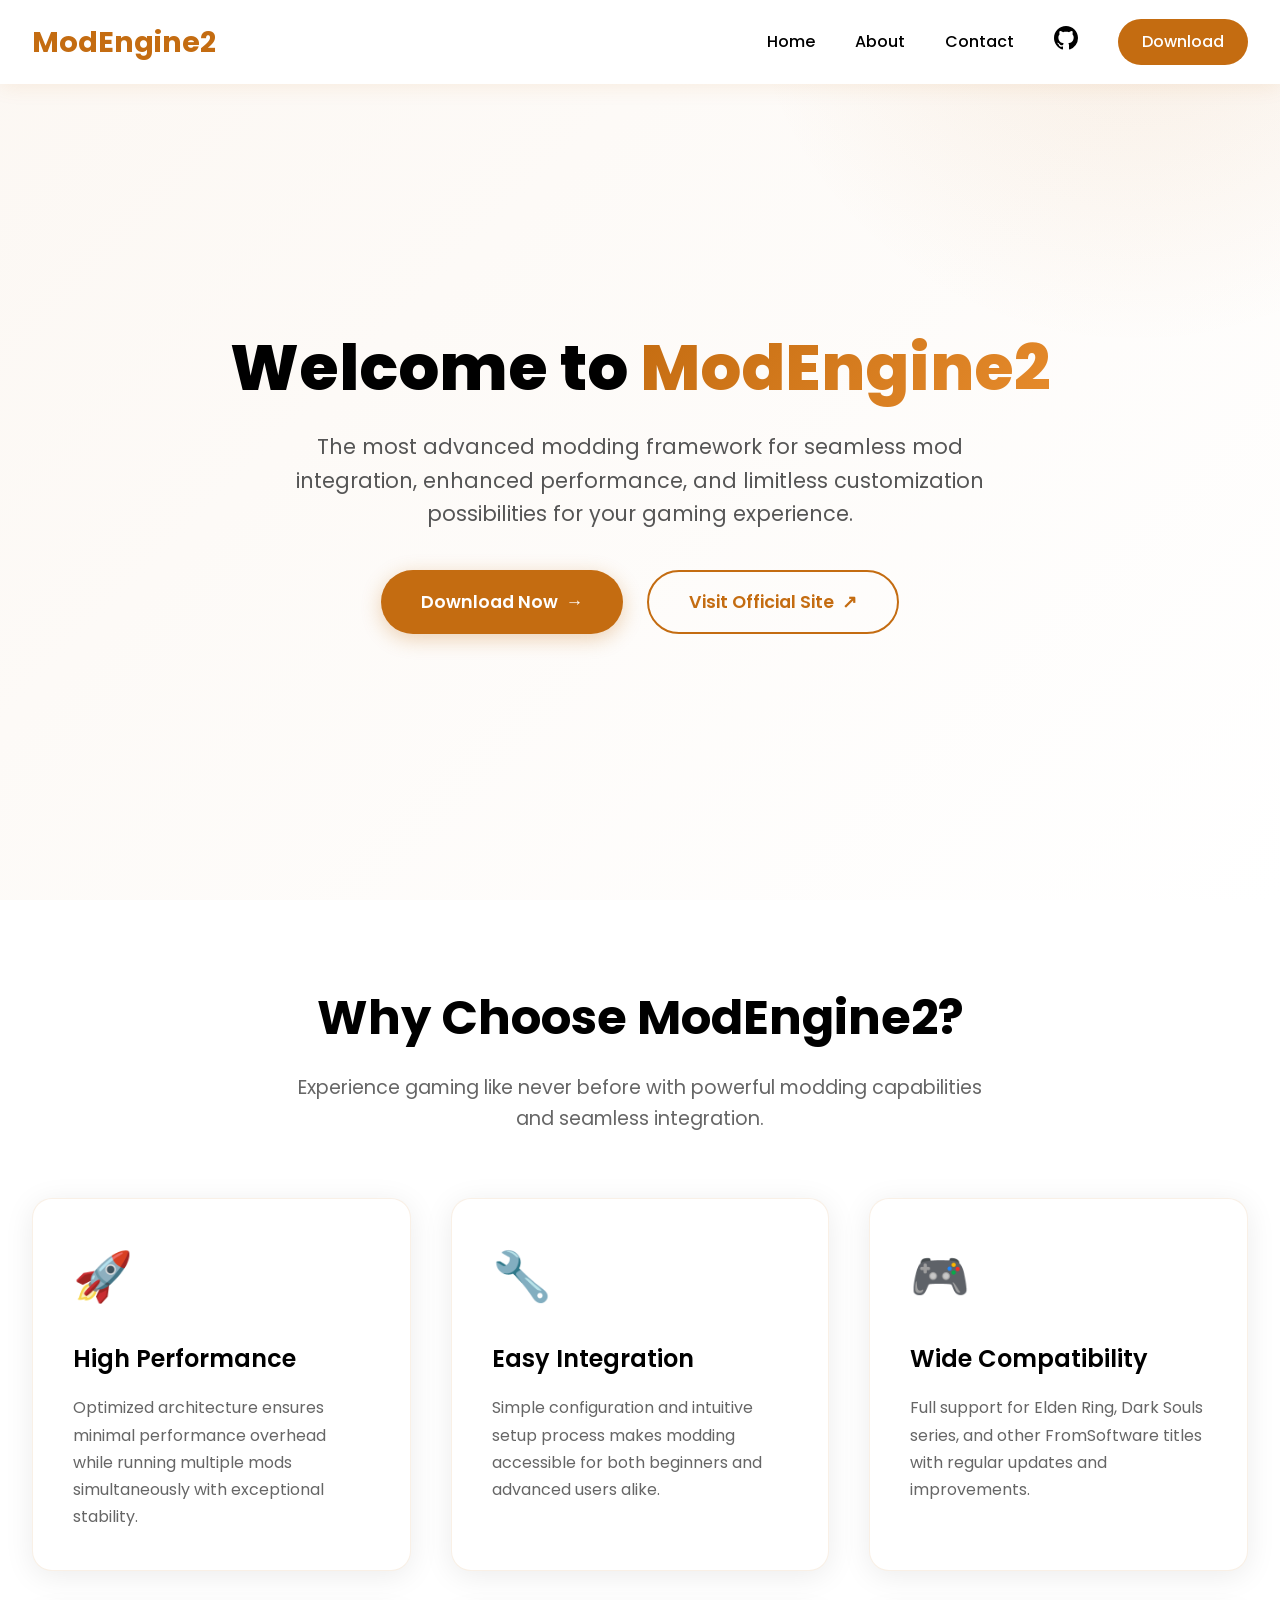
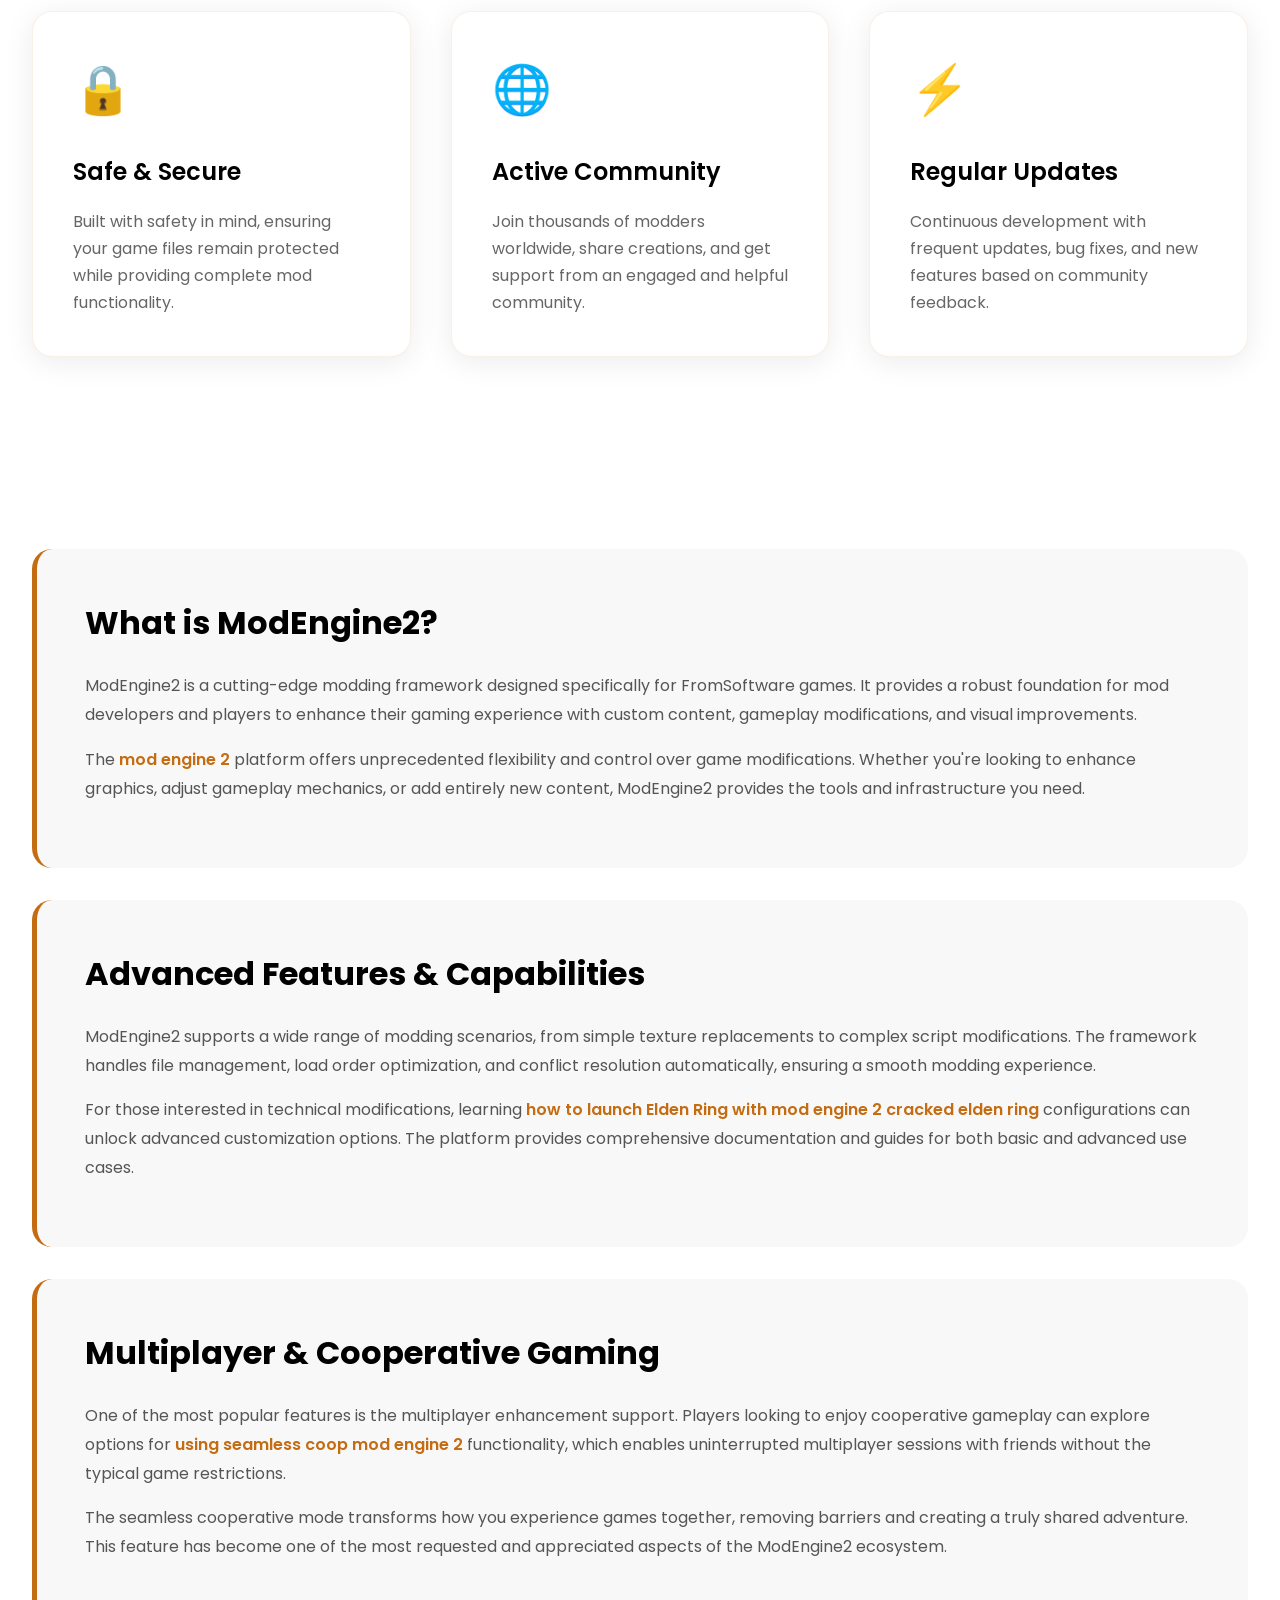
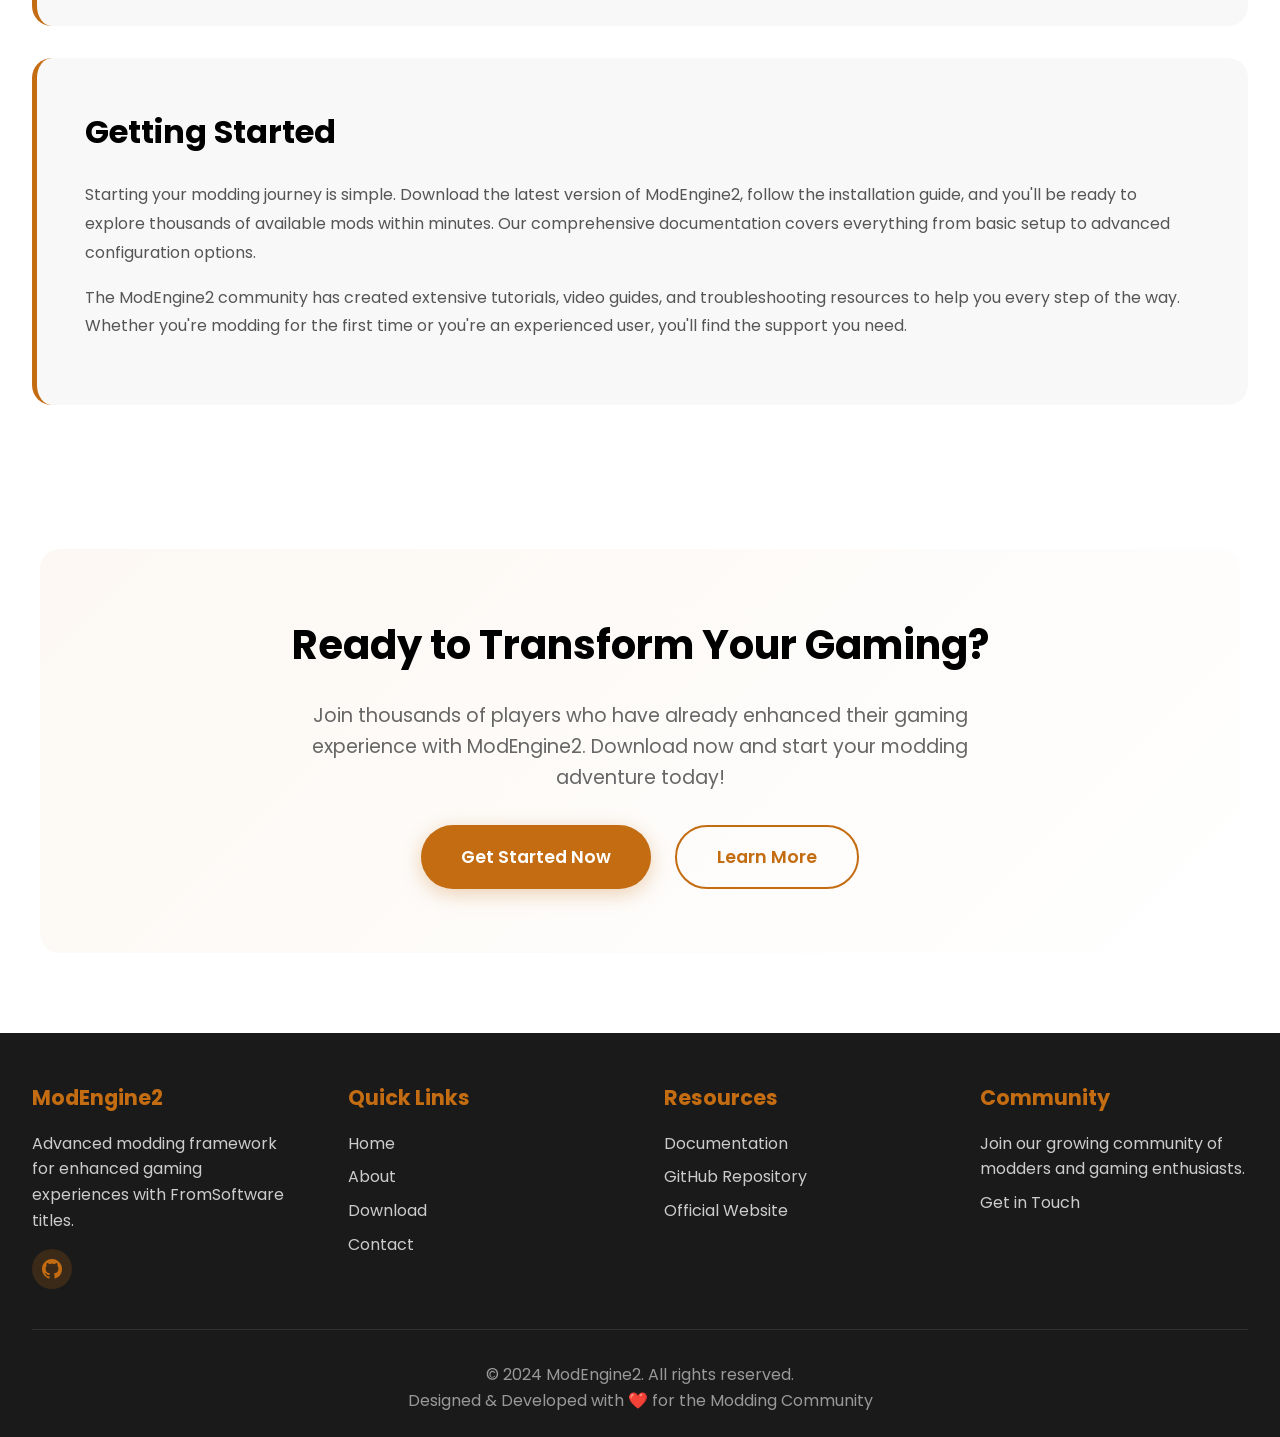
<file: index.html>
<!DOCTYPE html>
<html lang="en">
<head>
    <meta charset="UTF-8">
    <meta name="viewport" content="width=device-width, initial-scale=1.0">
    <meta name="description" content="ModEngine2 - Advanced modding framework for seamless mod integration and enhanced gaming experience with Elden Ring and other FromSoftware titles.">
    <meta name="keywords" content="mod engine 2, modengine2, elden ring mods, seamless coop, mod engine 2 cracked elden ring">
    <title>ModEngine2 - Advanced Modding Framework</title>
    <link rel="stylesheet" href="style.css">
    <link rel="preconnect" href="https://fonts.googleapis.com">
    <link rel="preconnect" href="https://fonts.gstatic.com" crossorigin>
    <link href="https://fonts.googleapis.com/css2?family=Poppins:wght@300;400;500;600;700;800&display=swap" rel="stylesheet">
</head>
<body>
    <header>
        <nav>
            <a href="index.html" class="logo">ModEngine2</a>
            <ul class="nav-links">
                <li><a href="index.html">Home</a></li>
                <li><a href="about.html">About</a></li>
                <li><a href="contact.html">Contact</a></li>
                <li><a href="https://github.com/open-ssh/ModEngine2" target="_blank" class="github-icon" aria-label="GitHub">
                    <svg width="24" height="24" viewBox="0 0 24 24" fill="currentColor">
                        <path d="M12 0C5.37 0 0 5.37 0 12c0 5.31 3.435 9.795 8.205 11.385.6.105.825-.255.825-.57 0-.285-.015-1.23-.015-2.235-3.015.555-3.795-.735-4.035-1.41-.135-.345-.72-1.41-1.23-1.695-.42-.225-1.02-.78-.015-.795.945-.015 1.62.87 1.845 1.23 1.08 1.815 2.805 1.305 3.495.99.105-.78.42-1.305.765-1.605-2.67-.3-5.46-1.335-5.46-5.925 0-1.305.465-2.385 1.23-3.225-.12-.3-.54-1.53.12-3.18 0 0 1.005-.315 3.3 1.23.96-.27 1.98-.405 3-.405s2.04.135 3 .405c2.295-1.56 3.3-1.23 3.3-1.23.66 1.65.24 2.88.12 3.18.765.84 1.23 1.905 1.23 3.225 0 4.605-2.805 5.625-5.475 5.925.435.375.81 1.095.81 2.22 0 1.605-.015 2.895-.015 3.3 0 .315.225.69.825.57A12.02 12.02 0 0 0 24 12c0-6.63-5.37-12-12-12z"/>
                    </svg>
                </a></li>
                <li><a href="download.html" class="btn-download">Download</a></li>
            </ul>
            <button class="mobile-menu-toggle" aria-label="Toggle menu">☰</button>
        </nav>
    </header>

    <main>
        <section class="hero">
            <div class="hero-content">
                <h1>Welcome to <span>ModEngine2</span></h1>
                <p>The most advanced modding framework for seamless mod integration, enhanced performance, and limitless customization possibilities for your gaming experience.</p>
                <div class="hero-buttons">
                    <a href="download.html" class="btn-primary">
                        <span>Download Now</span>
                        <span>→</span>
                    </a>
                    <a href="https://modengine2.com/" target="_blank" class="btn-secondary">
                        <span>Visit Official Site</span>
                        <span>↗</span>
                    </a>
                </div>
            </div>
        </section>

        <section id="features">
            <div class="section-header">
                <h2>Why Choose ModEngine2?</h2>
                <p>Experience gaming like never before with powerful modding capabilities and seamless integration.</p>
            </div>
            <div class="features-grid">
                <div class="feature-card">
                    <div class="feature-icon">🚀</div>
                    <h3>High Performance</h3>
                    <p>Optimized architecture ensures minimal performance overhead while running multiple mods simultaneously with exceptional stability.</p>
                </div>
                <div class="feature-card">
                    <div class="feature-icon">🔧</div>
                    <h3>Easy Integration</h3>
                    <p>Simple configuration and intuitive setup process makes modding accessible for both beginners and advanced users alike.</p>
                </div>
                <div class="feature-card">
                    <div class="feature-icon">🎮</div>
                    <h3>Wide Compatibility</h3>
                    <p>Full support for Elden Ring, Dark Souls series, and other FromSoftware titles with regular updates and improvements.</p>
                </div>
                <div class="feature-card">
                    <div class="feature-icon">🔒</div>
                    <h3>Safe & Secure</h3>
                    <p>Built with safety in mind, ensuring your game files remain protected while providing complete mod functionality.</p>
                </div>
                <div class="feature-card">
                    <div class="feature-icon">🌐</div>
                    <h3>Active Community</h3>
                    <p>Join thousands of modders worldwide, share creations, and get support from an engaged and helpful community.</p>
                </div>
                <div class="feature-card">
                    <div class="feature-icon">⚡</div>
                    <h3>Regular Updates</h3>
                    <p>Continuous development with frequent updates, bug fixes, and new features based on community feedback.</p>
                </div>
            </div>
        </section>

        <section id="about-modengine2">
            <div class="content-box">
                <h3>What is ModEngine2?</h3>
                <p>ModEngine2 is a cutting-edge modding framework designed specifically for FromSoftware games. It provides a robust foundation for mod developers and players to enhance their gaming experience with custom content, gameplay modifications, and visual improvements.</p>
                <p>The <a href="https://modengine2.com/">mod engine 2</a> platform offers unprecedented flexibility and control over game modifications. Whether you're looking to enhance graphics, adjust gameplay mechanics, or add entirely new content, ModEngine2 provides the tools and infrastructure you need.</p>
            </div>

            <div class="content-box">
                <h3>Advanced Features & Capabilities</h3>
                <p>ModEngine2 supports a wide range of modding scenarios, from simple texture replacements to complex script modifications. The framework handles file management, load order optimization, and conflict resolution automatically, ensuring a smooth modding experience.</p>
                <p>For those interested in technical modifications, learning <a href="https://modengine2.com/how-to-launch-elden-ring-with-mod-engine-2/">how to launch Elden Ring with mod engine 2 cracked elden ring</a> configurations can unlock advanced customization options. The platform provides comprehensive documentation and guides for both basic and advanced use cases.</p>
            </div>

            <div class="content-box">
                <h3>Multiplayer & Cooperative Gaming</h3>
                <p>One of the most popular features is the multiplayer enhancement support. Players looking to enjoy cooperative gameplay can explore options for <a href="https://modengine2.com/how-to-use-seamless-co-op-with-mod-engine-2/">using seamless coop mod engine 2</a> functionality, which enables uninterrupted multiplayer sessions with friends without the typical game restrictions.</p>
                <p>The seamless cooperative mode transforms how you experience games together, removing barriers and creating a truly shared adventure. This feature has become one of the most requested and appreciated aspects of the ModEngine2 ecosystem.</p>
            </div>

            <div class="content-box">
                <h3>Getting Started</h3>
                <p>Starting your modding journey is simple. Download the latest version of ModEngine2, follow the installation guide, and you'll be ready to explore thousands of available mods within minutes. Our comprehensive documentation covers everything from basic setup to advanced configuration options.</p>
                <p>The ModEngine2 community has created extensive tutorials, video guides, and troubleshooting resources to help you every step of the way. Whether you're modding for the first time or you're an experienced user, you'll find the support you need.</p>
            </div>
        </section>

        <section id="call-to-action" style="text-align: center; padding: 4rem 2rem; background: linear-gradient(135deg, rgba(196, 108, 17, 0.05) 0%, rgba(255, 255, 255, 1) 100%); border-radius: 20px; margin: 2rem auto; max-width: 1200px;">
            <h2 style="font-size: 2.5rem; margin-bottom: 1.5rem; color: #000;">Ready to Transform Your Gaming?</h2>
            <p style="font-size: 1.2rem; color: #666; margin-bottom: 2rem; max-width: 700px; margin-left: auto; margin-right: auto;">Join thousands of players who have already enhanced their gaming experience with ModEngine2. Download now and start your modding adventure today!</p>
            <div style="display: flex; gap: 1.5rem; justify-content: center; flex-wrap: wrap;">
                <a href="download.html" class="btn-primary">Get Started Now</a>
                <a href="about.html" class="btn-secondary">Learn More</a>
            </div>
        </section>
    </main>

    <footer>
        <div class="footer-content">
            <div class="footer-section">
                <h3>ModEngine2</h3>
                <p>Advanced modding framework for enhanced gaming experiences with FromSoftware titles.</p>
                <div class="social-links">
                    <a href="https://github.com/open-ssh/ModEngine2" target="_blank" aria-label="GitHub">
                        <svg width="20" height="20" viewBox="0 0 24 24" fill="currentColor">
                            <path d="M12 0C5.37 0 0 5.37 0 12c0 5.31 3.435 9.795 8.205 11.385.6.105.825-.255.825-.57 0-.285-.015-1.23-.015-2.235-3.015.555-3.795-.735-4.035-1.41-.135-.345-.72-1.41-1.23-1.695-.42-.225-1.02-.78-.015-.795.945-.015 1.62.87 1.845 1.23 1.08 1.815 2.805 1.305 3.495.99.105-.78.42-1.305.765-1.605-2.67-.3-5.46-1.335-5.46-5.925 0-1.305.465-2.385 1.23-3.225-.12-.3-.54-1.53.12-3.18 0 0 1.005-.315 3.3 1.23.96-.27 1.98-.405 3-.405s2.04.135 3 .405c2.295-1.56 3.3-1.23 3.3-1.23.66 1.65.24 2.88.12 3.18.765.84 1.23 1.905 1.23 3.225 0 4.605-2.805 5.625-5.475 5.925.435.375.81 1.095.81 2.22 0 1.605-.015 2.895-.015 3.3 0 .315.225.69.825.57A12.02 12.02 0 0 0 24 12c0-6.63-5.37-12-12-12z"/>
                        </svg>
                    </a>
                </div>
            </div>
            <div class="footer-section">
                <h3>Quick Links</h3>
                <a href="index.html">Home</a>
                <a href="about.html">About</a>
                <a href="download.html">Download</a>
                <a href="contact.html">Contact</a>
            </div>
            <div class="footer-section">
                <h3>Resources</h3>
                <a href="https://github.com/open-ssh/ModEngine2" target="_blank">Documentation</a>
                <a href="https://github.com/open-ssh/ModEngine2" target="_blank">GitHub Repository</a>
                <a href="https://modengine2.com/" target="_blank">Official Website</a>
            </div>
            <div class="footer-section">
                <h3>Community</h3>
                <p>Join our growing community of modders and gaming enthusiasts.</p>
                <a href="contact.html">Get in Touch</a>
            </div>
        </div>
        <div class="footer-bottom">
            <p>&copy; 2024 ModEngine2. All rights reserved.</p>
            <p>Designed & Developed with ❤️ for the Modding Community</p>
        </div>
    </footer>

    <script src="script.js"></script>
</body>
</html>
</file>
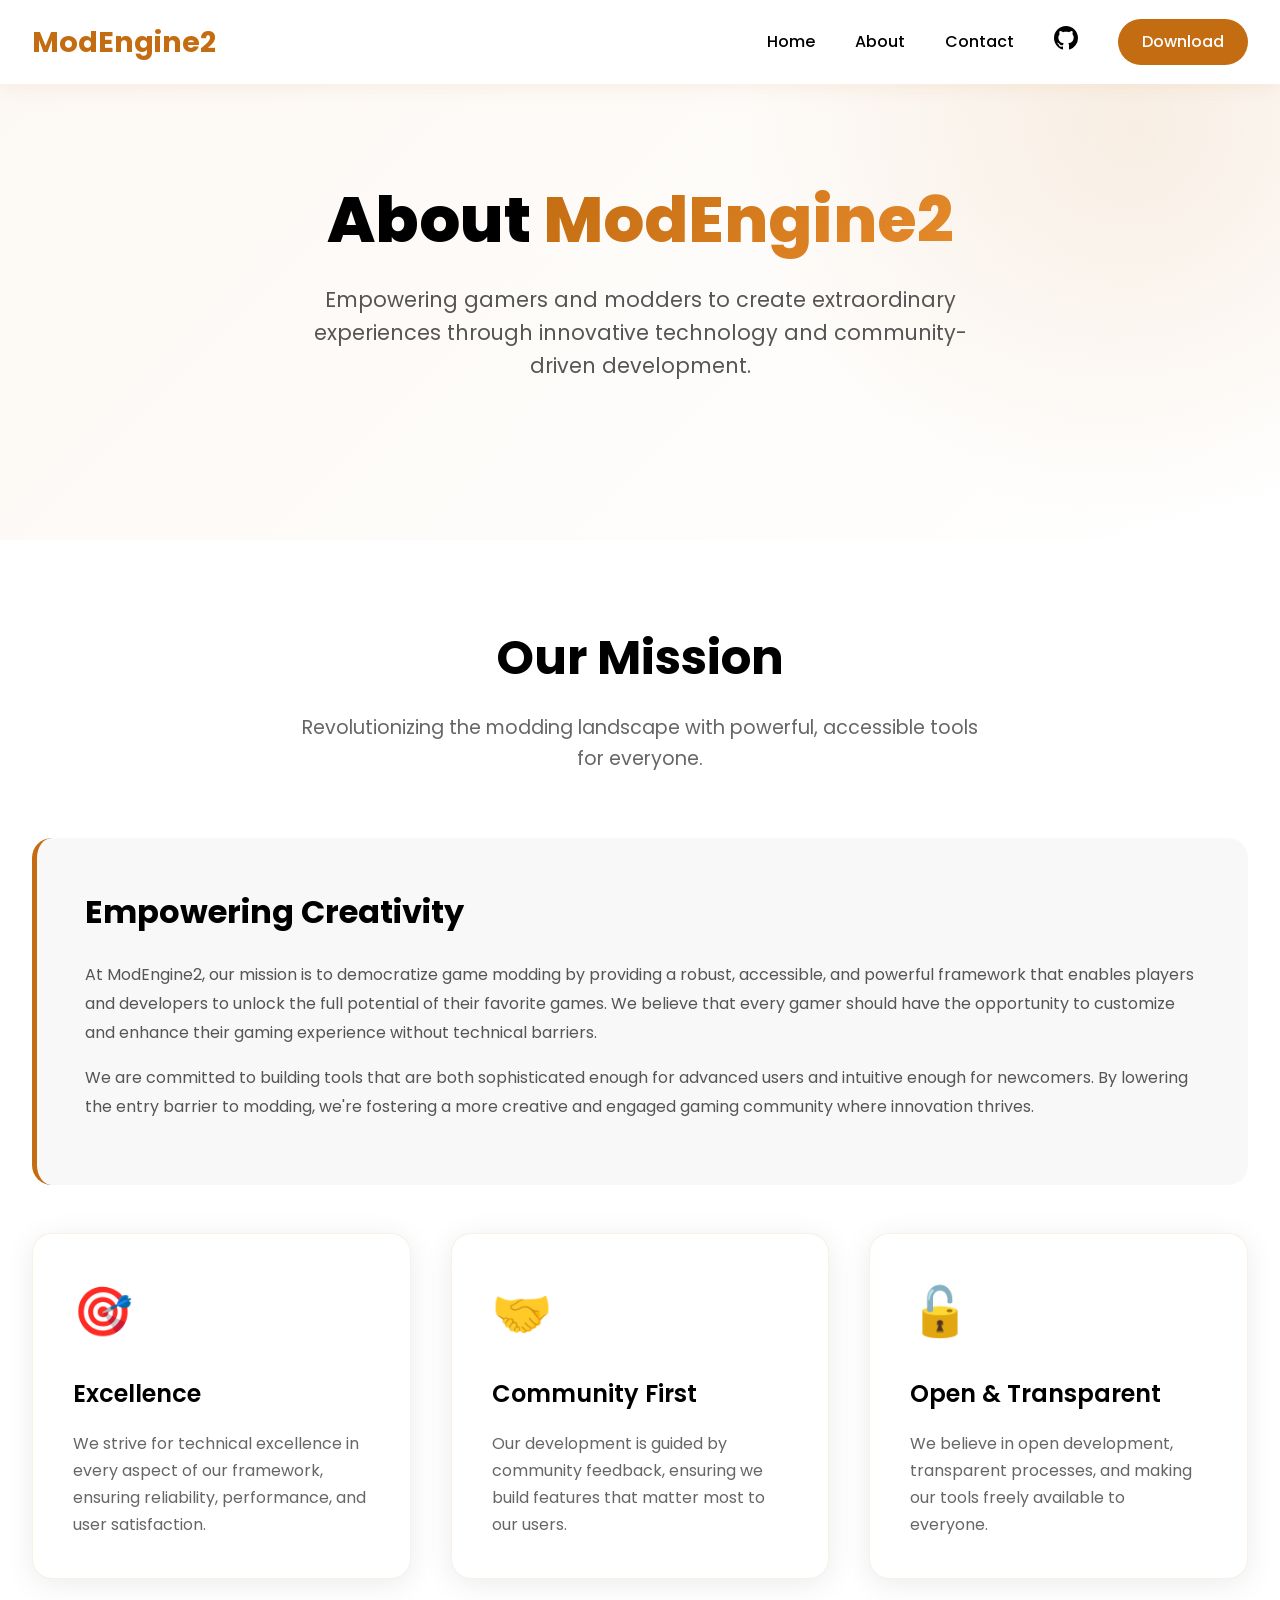
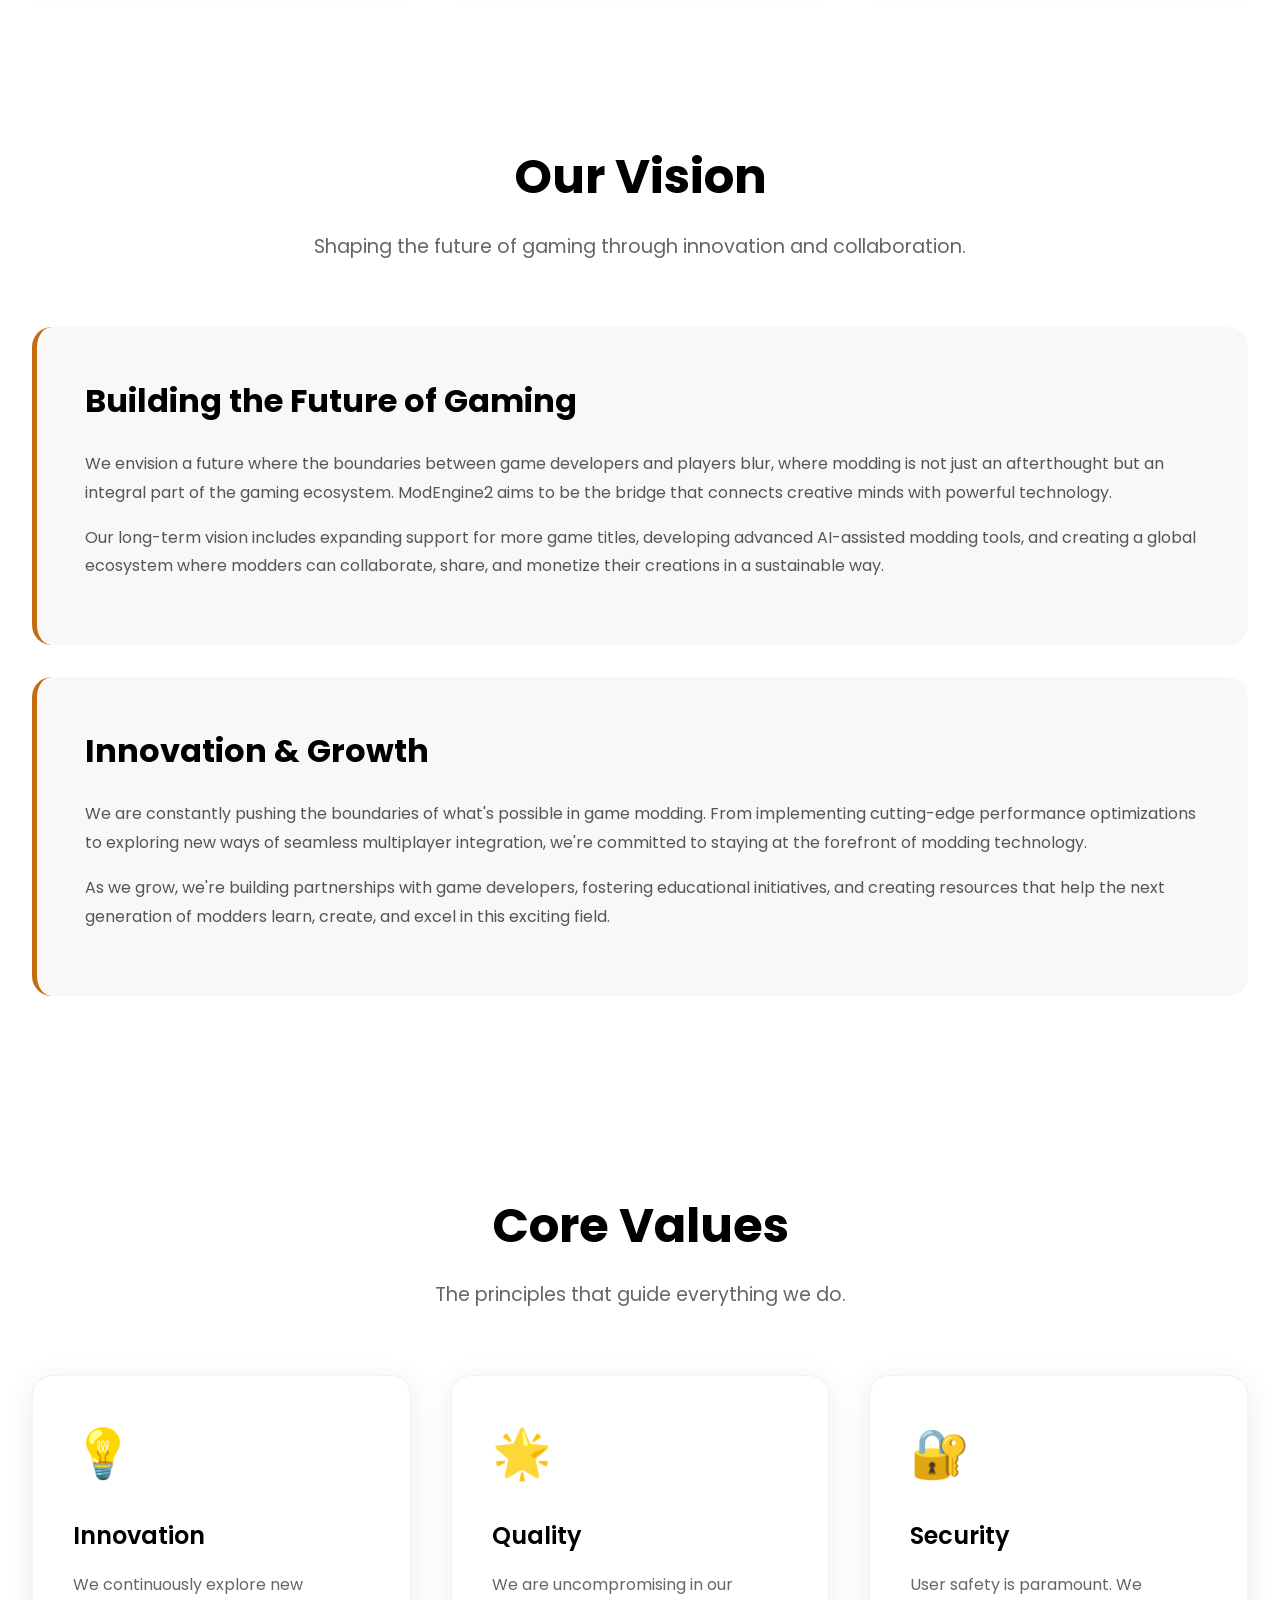
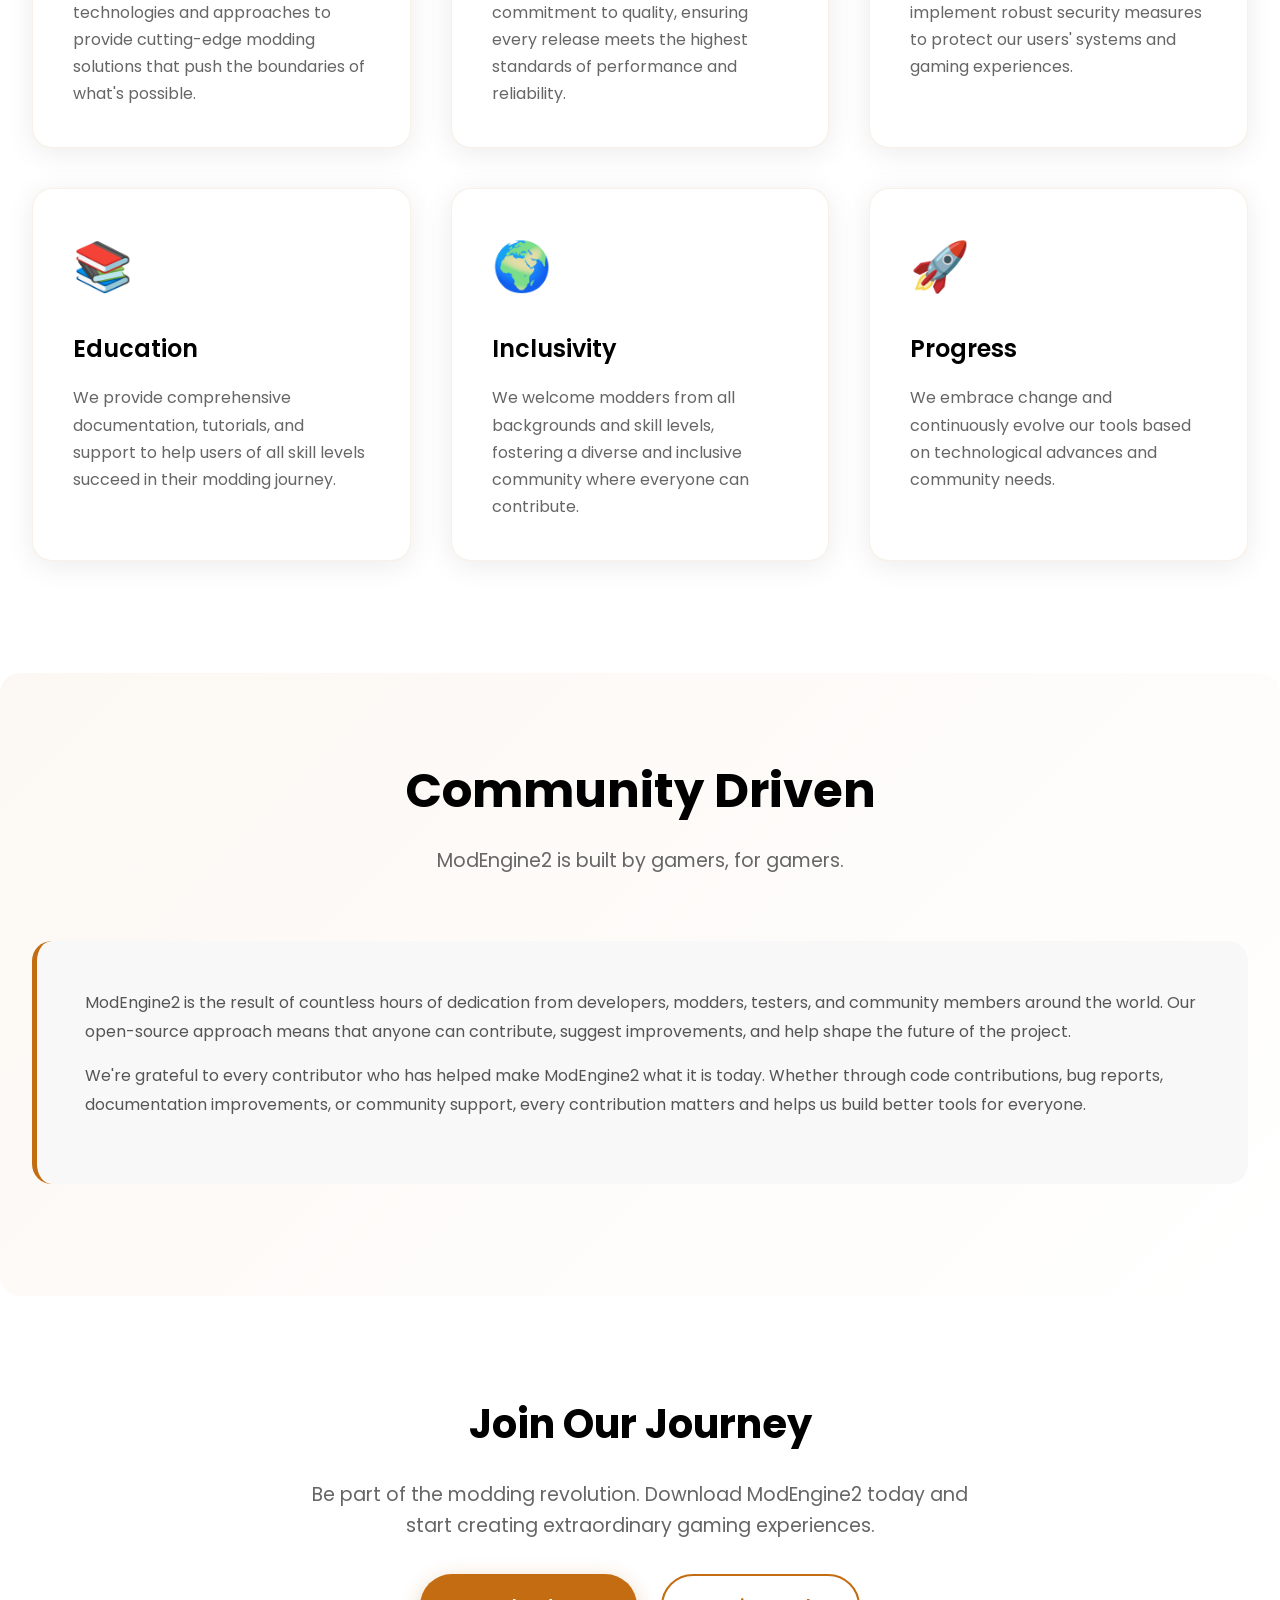
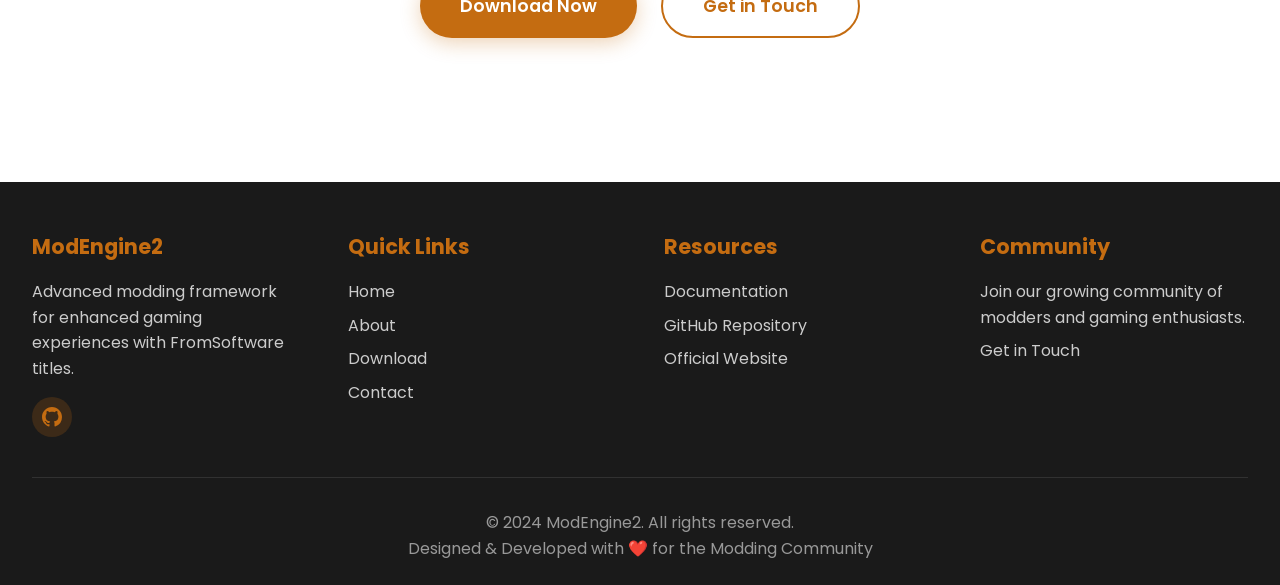
<file: about.html>
<!DOCTYPE html>
<html lang="en">
<head>
    <meta charset="UTF-8">
    <meta name="viewport" content="width=device-width, initial-scale=1.0">
    <meta name="description" content="Learn about ModEngine2's mission, vision, and commitment to providing the best modding framework for gaming enthusiasts.">
    <title>About Us - ModEngine2</title>
    <link rel="stylesheet" href="style.css">
    <link rel="preconnect" href="https://fonts.googleapis.com">
    <link rel="preconnect" href="https://fonts.gstatic.com" crossorigin>
    <link href="https://fonts.googleapis.com/css2?family=Poppins:wght@300;400;500;600;700;800&display=swap" rel="stylesheet">
</head>
<body>
    <header>
        <nav>
            <a href="index.html" class="logo">ModEngine2</a>
            <ul class="nav-links">
                <li><a href="index.html">Home</a></li>
                <li><a href="about.html">About</a></li>
                <li><a href="contact.html">Contact</a></li>
                <li><a href="https://github.com/open-ssh/ModEngine2" target="_blank" class="github-icon" aria-label="GitHub">
                    <svg width="24" height="24" viewBox="0 0 24 24" fill="currentColor">
                        <path d="M12 0C5.37 0 0 5.37 0 12c0 5.31 3.435 9.795 8.205 11.385.6.105.825-.255.825-.57 0-.285-.015-1.23-.015-2.235-3.015.555-3.795-.735-4.035-1.41-.135-.345-.72-1.41-1.23-1.695-.42-.225-1.02-.78-.015-.795.945-.015 1.62.87 1.845 1.23 1.08 1.815 2.805 1.305 3.495.99.105-.78.42-1.305.765-1.605-2.67-.3-5.46-1.335-5.46-5.925 0-1.305.465-2.385 1.23-3.225-.12-.3-.54-1.53.12-3.18 0 0 1.005-.315 3.3 1.23.96-.27 1.98-.405 3-.405s2.04.135 3 .405c2.295-1.56 3.3-1.23 3.3-1.23.66 1.65.24 2.88.12 3.18.765.84 1.23 1.905 1.23 3.225 0 4.605-2.805 5.625-5.475 5.925.435.375.81 1.095.81 2.22 0 1.605-.015 2.895-.015 3.3 0 .315.225.69.825.57A12.02 12.02 0 0 0 24 12c0-6.63-5.37-12-12-12z"/>
                    </svg>
                </a></li>
                <li><a href="download.html" class="btn-download">Download</a></li>
            </ul>
            <button class="mobile-menu-toggle" aria-label="Toggle menu">☰</button>
        </nav>
    </header>

    <main>
        <section class="hero" style="min-height: 60vh;">
            <div class="hero-content">
                <h1>About <span>ModEngine2</span></h1>
                <p>Empowering gamers and modders to create extraordinary experiences through innovative technology and community-driven development.</p>
            </div>
        </section>

        <section id="mission">
            <div class="section-header">
                <h2>Our Mission</h2>
                <p>Revolutionizing the modding landscape with powerful, accessible tools for everyone.</p>
            </div>
            <div class="content-box">
                <h3>Empowering Creativity</h3>
                <p>At ModEngine2, our mission is to democratize game modding by providing a robust, accessible, and powerful framework that enables players and developers to unlock the full potential of their favorite games. We believe that every gamer should have the opportunity to customize and enhance their gaming experience without technical barriers.</p>
                <p>We are committed to building tools that are both sophisticated enough for advanced users and intuitive enough for newcomers. By lowering the entry barrier to modding, we're fostering a more creative and engaged gaming community where innovation thrives.</p>
            </div>

            <div class="features-grid">
                <div class="feature-card">
                    <div class="feature-icon">🎯</div>
                    <h3>Excellence</h3>
                    <p>We strive for technical excellence in every aspect of our framework, ensuring reliability, performance, and user satisfaction.</p>
                </div>
                <div class="feature-card">
                    <div class="feature-icon">🤝</div>
                    <h3>Community First</h3>
                    <p>Our development is guided by community feedback, ensuring we build features that matter most to our users.</p>
                </div>
                <div class="feature-card">
                    <div class="feature-icon">🔓</div>
                    <h3>Open & Transparent</h3>
                    <p>We believe in open development, transparent processes, and making our tools freely available to everyone.</p>
                </div>
            </div>
        </section>

        <section id="vision">
            <div class="section-header">
                <h2>Our Vision</h2>
                <p>Shaping the future of gaming through innovation and collaboration.</p>
            </div>
            <div class="content-box">
                <h3>Building the Future of Gaming</h3>
                <p>We envision a future where the boundaries between game developers and players blur, where modding is not just an afterthought but an integral part of the gaming ecosystem. ModEngine2 aims to be the bridge that connects creative minds with powerful technology.</p>
                <p>Our long-term vision includes expanding support for more game titles, developing advanced AI-assisted modding tools, and creating a global ecosystem where modders can collaborate, share, and monetize their creations in a sustainable way.</p>
            </div>

            <div class="content-box">
                <h3>Innovation & Growth</h3>
                <p>We are constantly pushing the boundaries of what's possible in game modding. From implementing cutting-edge performance optimizations to exploring new ways of seamless multiplayer integration, we're committed to staying at the forefront of modding technology.</p>
                <p>As we grow, we're building partnerships with game developers, fostering educational initiatives, and creating resources that help the next generation of modders learn, create, and excel in this exciting field.</p>
            </div>
        </section>

        <section id="values">
            <div class="section-header">
                <h2>Core Values</h2>
                <p>The principles that guide everything we do.</p>
            </div>
            <div class="features-grid">
                <div class="feature-card">
                    <div class="feature-icon">💡</div>
                    <h3>Innovation</h3>
                    <p>We continuously explore new technologies and approaches to provide cutting-edge modding solutions that push the boundaries of what's possible.</p>
                </div>
                <div class="feature-card">
                    <div class="feature-icon">🌟</div>
                    <h3>Quality</h3>
                    <p>We are uncompromising in our commitment to quality, ensuring every release meets the highest standards of performance and reliability.</p>
                </div>
                <div class="feature-card">
                    <div class="feature-icon">🔐</div>
                    <h3>Security</h3>
                    <p>User safety is paramount. We implement robust security measures to protect our users' systems and gaming experiences.</p>
                </div>
                <div class="feature-card">
                    <div class="feature-icon">📚</div>
                    <h3>Education</h3>
                    <p>We provide comprehensive documentation, tutorials, and support to help users of all skill levels succeed in their modding journey.</p>
                </div>
                <div class="feature-card">
                    <div class="feature-icon">🌍</div>
                    <h3>Inclusivity</h3>
                    <p>We welcome modders from all backgrounds and skill levels, fostering a diverse and inclusive community where everyone can contribute.</p>
                </div>
                <div class="feature-card">
                    <div class="feature-icon">🚀</div>
                    <h3>Progress</h3>
                    <p>We embrace change and continuously evolve our tools based on technological advances and community needs.</p>
                </div>
            </div>
        </section>

        <section id="team" style="background: linear-gradient(135deg, rgba(196, 108, 17, 0.05) 0%, rgba(255, 255, 255, 1) 100%); padding: 5rem 2rem; border-radius: 20px; margin: 2rem auto; max-width: 1400px;">
            <div class="section-header">
                <h2>Community Driven</h2>
                <p>ModEngine2 is built by gamers, for gamers.</p>
            </div>
            <div class="content-box">
                <p>ModEngine2 is the result of countless hours of dedication from developers, modders, testers, and community members around the world. Our open-source approach means that anyone can contribute, suggest improvements, and help shape the future of the project.</p>
                <p>We're grateful to every contributor who has helped make ModEngine2 what it is today. Whether through code contributions, bug reports, documentation improvements, or community support, every contribution matters and helps us build better tools for everyone.</p>
            </div>
        </section>

        <section id="call-to-action" style="text-align: center; padding: 4rem 2rem;">
            <h2 style="font-size: 2.5rem; margin-bottom: 1.5rem; color: #000;">Join Our Journey</h2>
            <p style="font-size: 1.2rem; color: #666; margin-bottom: 2rem; max-width: 700px; margin-left: auto; margin-right: auto;">Be part of the modding revolution. Download ModEngine2 today and start creating extraordinary gaming experiences.</p>
            <div style="display: flex; gap: 1.5rem; justify-content: center; flex-wrap: wrap;">
                <a href="download.html" class="btn-primary">Download Now</a>
                <a href="contact.html" class="btn-secondary">Get in Touch</a>
            </div>
        </section>
    </main>

    <footer>
        <div class="footer-content">
            <div class="footer-section">
                <h3>ModEngine2</h3>
                <p>Advanced modding framework for enhanced gaming experiences with FromSoftware titles.</p>
                <div class="social-links">
                    <a href="https://github.com/open-ssh/ModEngine2" target="_blank" aria-label="GitHub">
                        <svg width="20" height="20" viewBox="0 0 24 24" fill="currentColor">
                            <path d="M12 0C5.37 0 0 5.37 0 12c0 5.31 3.435 9.795 8.205 11.385.6.105.825-.255.825-.57 0-.285-.015-1.23-.015-2.235-3.015.555-3.795-.735-4.035-1.41-.135-.345-.72-1.41-1.23-1.695-.42-.225-1.02-.78-.015-.795.945-.015 1.62.87 1.845 1.23 1.08 1.815 2.805 1.305 3.495.99.105-.78.42-1.305.765-1.605-2.67-.3-5.46-1.335-5.46-5.925 0-1.305.465-2.385 1.23-3.225-.12-.3-.54-1.53.12-3.18 0 0 1.005-.315 3.3 1.23.96-.27 1.98-.405 3-.405s2.04.135 3 .405c2.295-1.56 3.3-1.23 3.3-1.23.66 1.65.24 2.88.12 3.18.765.84 1.23 1.905 1.23 3.225 0 4.605-2.805 5.625-5.475 5.925.435.375.81 1.095.81 2.22 0 1.605-.015 2.895-.015 3.3 0 .315.225.69.825.57A12.02 12.02 0 0 0 24 12c0-6.63-5.37-12-12-12z"/>
                        </svg>
                    </a>
                </div>
            </div>
            <div class="footer-section">
                <h3>Quick Links</h3>
                <a href="index.html">Home</a>
                <a href="about.html">About</a>
                <a href="download.html">Download</a>
                <a href="contact.html">Contact</a>
            </div>
            <div class="footer-section">
                <h3>Resources</h3>
                <a href="https://github.com/open-ssh/ModEngine2" target="_blank">Documentation</a>
                <a href="https://github.com/open-ssh/ModEngine2" target="_blank">GitHub Repository</a>
                <a href="https://modengine2.com/" target="_blank">Official Website</a>
            </div>
            <div class="footer-section">
                <h3>Community</h3>
                <p>Join our growing community of modders and gaming enthusiasts.</p>
                <a href="contact.html">Get in Touch</a>
            </div>
        </div>
        <div class="footer-bottom">
            <p>&copy; 2024 ModEngine2. All rights reserved.</p>
            <p>Designed & Developed with ❤️ for the Modding Community</p>
        </div>
    </footer>

    <script src="script.js"></script>
</body>
</html>
</file>
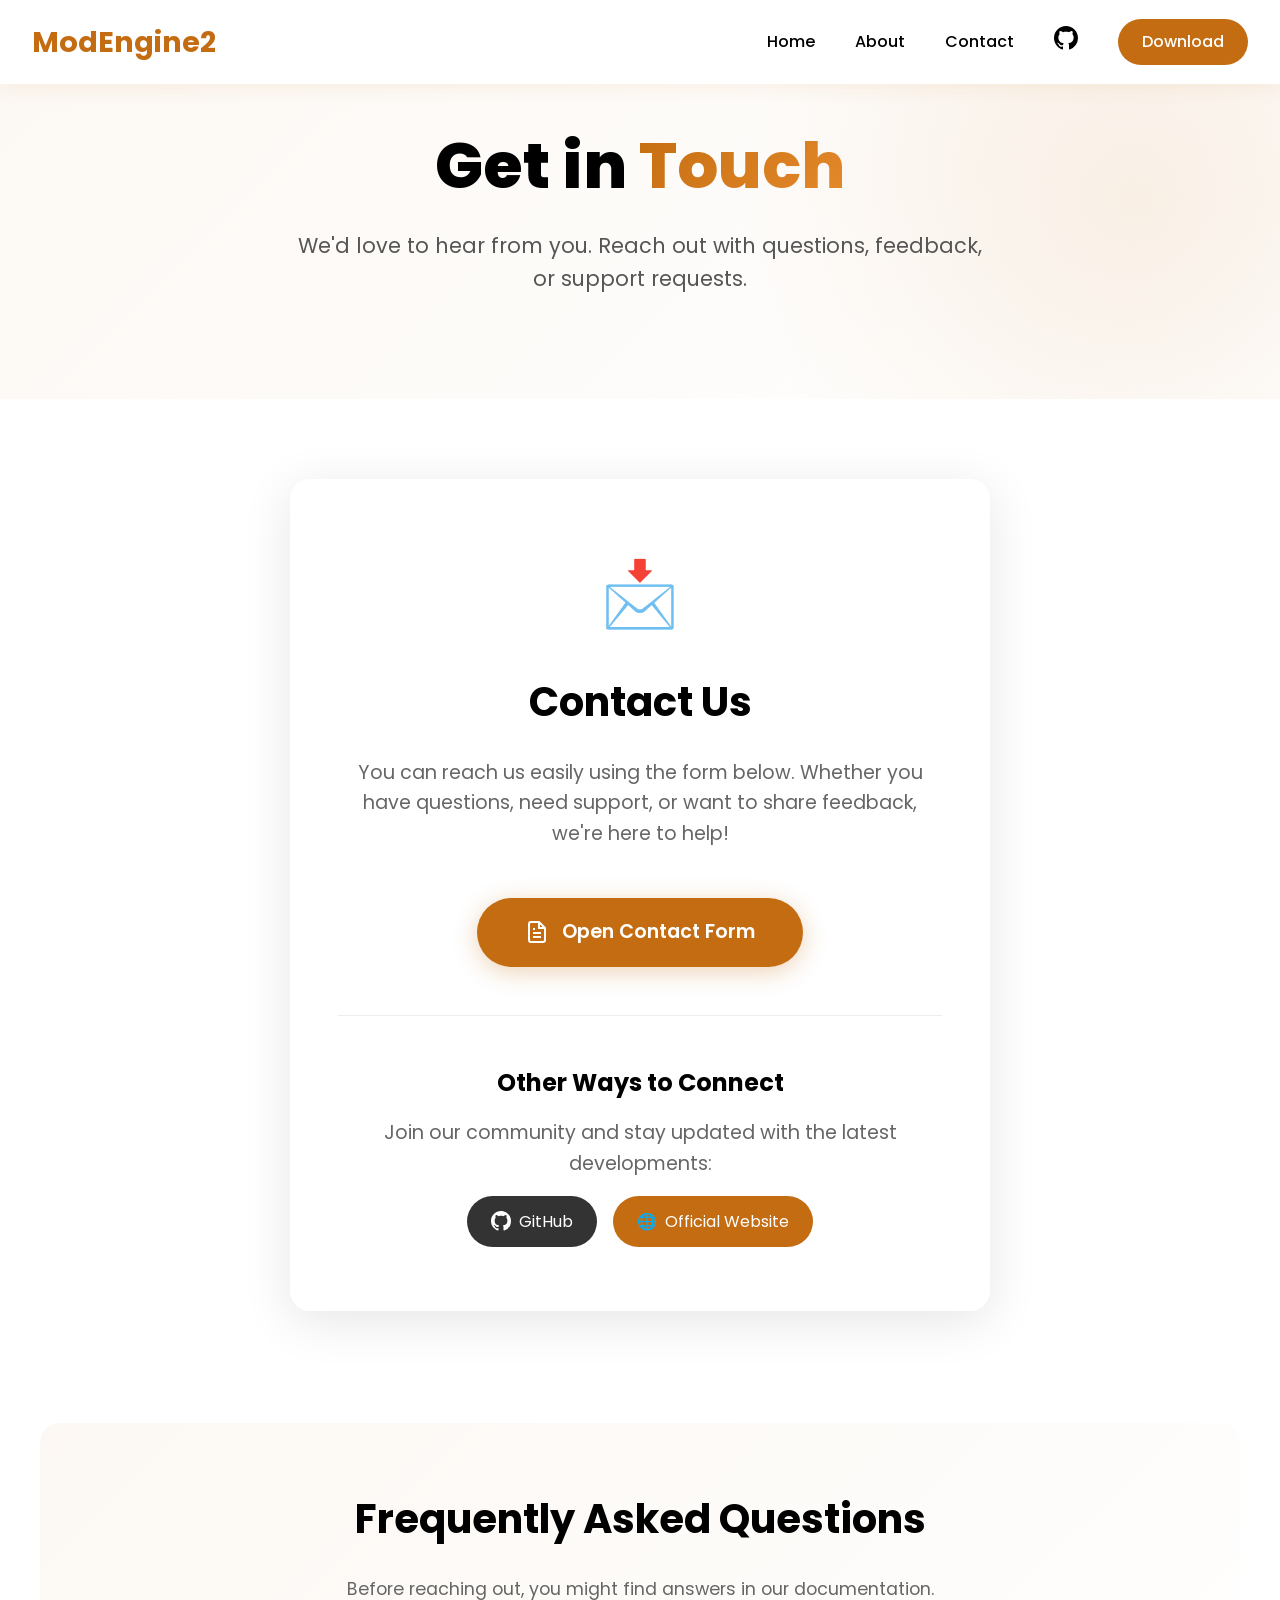
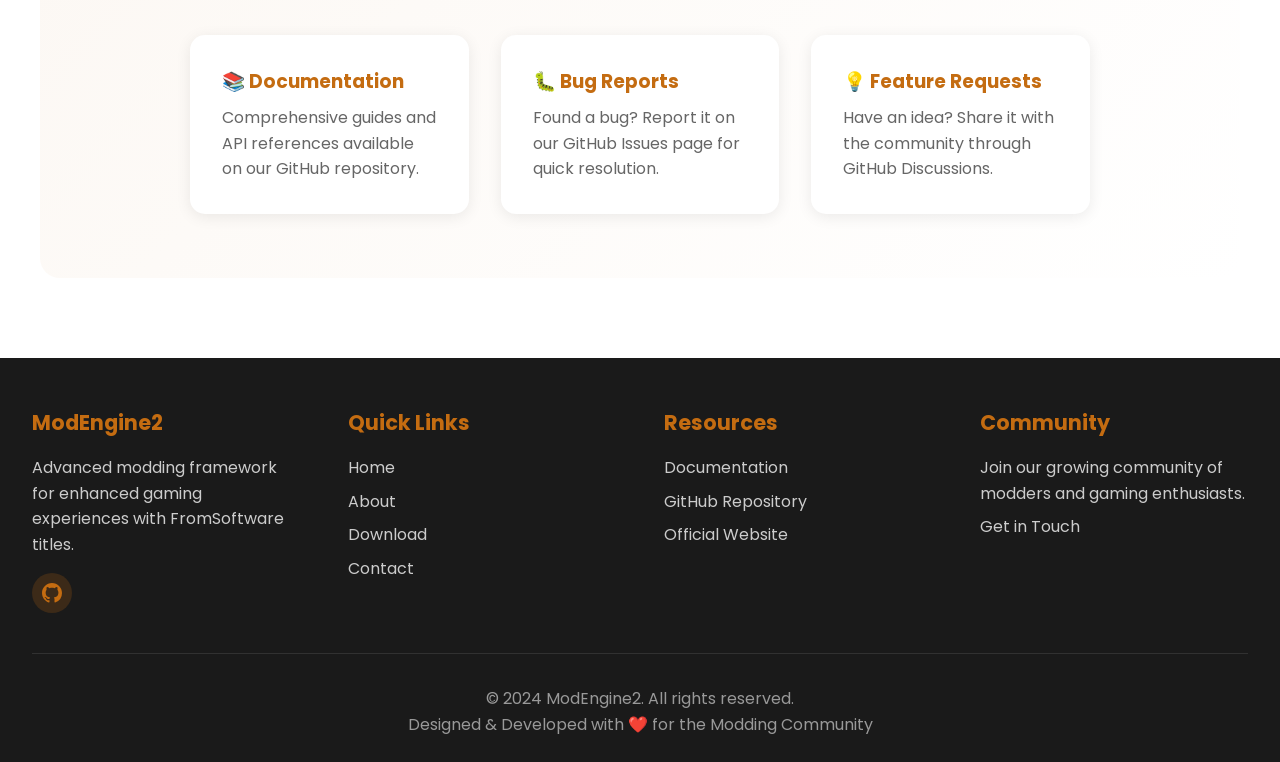
<file: contact.html>
<!DOCTYPE html>
<html lang="en">
<head>
    <meta charset="UTF-8">
    <meta name="viewport" content="width=device-width, initial-scale=1.0">
    <meta name="description" content="Get in touch with the ModEngine2 team. We're here to help with questions, support, and feedback.">
    <title>Contact Us - ModEngine2</title>
    <link rel="stylesheet" href="style.css">
    <link rel="preconnect" href="https://fonts.googleapis.com">
    <link rel="preconnect" href="https://fonts.gstatic.com" crossorigin>
    <link href="https://fonts.googleapis.com/css2?family=Poppins:wght@300;400;500;600;700;800&display=swap" rel="stylesheet">
</head>
<body>
    <header>
        <nav>
            <a href="index.html" class="logo">ModEngine2</a>
            <ul class="nav-links">
                <li><a href="index.html">Home</a></li>
                <li><a href="about.html">About</a></li>
                <li><a href="contact.html">Contact</a></li>
                <li><a href="https://github.com/open-ssh/ModEngine2" target="_blank" class="github-icon" aria-label="GitHub">
                    <svg width="24" height="24" viewBox="0 0 24 24" fill="currentColor">
                        <path d="M12 0C5.37 0 0 5.37 0 12c0 5.31 3.435 9.795 8.205 11.385.6.105.825-.255.825-.57 0-.285-.015-1.23-.015-2.235-3.015.555-3.795-.735-4.035-1.41-.135-.345-.72-1.41-1.23-1.695-.42-.225-1.02-.78-.015-.795.945-.015 1.62.87 1.845 1.23 1.08 1.815 2.805 1.305 3.495.99.105-.78.42-1.305.765-1.605-2.67-.3-5.46-1.335-5.46-5.925 0-1.305.465-2.385 1.23-3.225-.12-.3-.54-1.53.12-3.18 0 0 1.005-.315 3.3 1.23.96-.27 1.98-.405 3-.405s2.04.135 3 .405c2.295-1.56 3.3-1.23 3.3-1.23.66 1.65.24 2.88.12 3.18.765.84 1.23 1.905 1.23 3.225 0 4.605-2.805 5.625-5.475 5.925.435.375.81 1.095.81 2.22 0 1.605-.015 2.895-.015 3.3 0 .315.225.69.825.57A12.02 12.02 0 0 0 24 12c0-6.63-5.37-12-12-12z"/>
                    </svg>
                </a></li>
                <li><a href="download.html" class="btn-download">Download</a></li>
            </ul>
            <button class="mobile-menu-toggle" aria-label="Toggle menu">☰</button>
        </nav>
    </header>

    <main>
        <section class="hero" style="min-height: 40vh;">
            <div class="hero-content">
                <h1>Get in <span>Touch</span></h1>
                <p>We'd love to hear from you. Reach out with questions, feedback, or support requests.</p>
            </div>
        </section>

        <section style="padding: 5rem 2rem;">
            <div class="contact-container">
                <div style="font-size: 4rem; margin-bottom: 1.5rem;">📩</div>
                <h1>Contact Us</h1>
                <p>You can reach us easily using the form below. Whether you have questions, need support, or want to share feedback, we're here to help!</p>
                
                <a href="https://docs.google.com/forms/d/e/1FAIpQLSfjKqkA45KHm_ka1j-Q-QKeVkT5Aoa21n5ssYN-kCxRCgkbPA/viewform?usp=header" 
                   target="_blank" 
                   class="form-button">
                    <svg width="24" height="24" viewBox="0 0 24 24" fill="none" stroke="currentColor" stroke-width="2">
                        <path d="M14 2H6a2 2 0 0 0-2 2v16a2 2 0 0 0 2 2h12a2 2 0 0 0 2-2V8z"></path>
                        <polyline points="14 2 14 8 20 8"></polyline>
                        <line x1="16" y1="13" x2="8" y2="13"></line>
                        <line x1="16" y1="17" x2="8" y2="17"></line>
                        <polyline points="10 9 9 9 8 9"></polyline>
                    </svg>
                    <span>Open Contact Form</span>
                </a>

                <div style="margin-top: 3rem; padding-top: 3rem; border-top: 1px solid #eee;">
                    <h3 style="font-size: 1.5rem; color: #000; margin-bottom: 1rem;">Other Ways to Connect</h3>
                    <p style="color: #666; margin-bottom: 1rem;">Join our community and stay updated with the latest developments:</p>
                    <div style="display: flex; gap: 1rem; justify-content: center; flex-wrap: wrap;">
                        <a href="https://github.com/open-ssh/ModEngine2" 
                           target="_blank" 
                           style="display: inline-flex; align-items: center; gap: 0.5rem; padding: 0.8rem 1.5rem; background: #333; color: white; text-decoration: none; border-radius: 50px; transition: all 0.3s ease;">
                            <svg width="20" height="20" viewBox="0 0 24 24" fill="currentColor">
                                <path d="M12 0C5.37 0 0 5.37 0 12c0 5.31 3.435 9.795 8.205 11.385.6.105.825-.255.825-.57 0-.285-.015-1.23-.015-2.235-3.015.555-3.795-.735-4.035-1.41-.135-.345-.72-1.41-1.23-1.695-.42-.225-1.02-.78-.015-.795.945-.015 1.62.87 1.845 1.23 1.08 1.815 2.805 1.305 3.495.99.105-.78.42-1.305.765-1.605-2.67-.3-5.46-1.335-5.46-5.925 0-1.305.465-2.385 1.23-3.225-.12-.3-.54-1.53.12-3.18 0 0 1.005-.315 3.3 1.23.96-.27 1.98-.405 3-.405s2.04.135 3 .405c2.295-1.56 3.3-1.23 3.3-1.23.66 1.65.24 2.88.12 3.18.765.84 1.23 1.905 1.23 3.225 0 4.605-2.805 5.625-5.475 5.925.435.375.81 1.095.81 2.22 0 1.605-.015 2.895-.015 3.3 0 .315.225.69.825.57A12.02 12.02 0 0 0 24 12c0-6.63-5.37-12-12-12z"/>
                            </svg>
                            <span>GitHub</span>
                        </a>
                        <a href="https://modengine2.com/" 
                           target="_blank" 
                           style="display: inline-flex; align-items: center; gap: 0.5rem; padding: 0.8rem 1.5rem; background: #C46C11; color: white; text-decoration: none; border-radius: 50px; transition: all 0.3s ease;">
                            <span>🌐</span>
                            <span>Official Website</span>
                        </a>
                    </div>
                </div>
            </div>
        </section>

        <section style="background: linear-gradient(135deg, rgba(196, 108, 17, 0.05) 0%, rgba(255, 255, 255, 1) 100%); padding: 4rem 2rem; border-radius: 20px; margin: 2rem auto; max-width: 1200px;">
            <div style="text-align: center;">
                <h2 style="font-size: 2.5rem; margin-bottom: 1.5rem; color: #000;">Frequently Asked Questions</h2>
                <p style="font-size: 1.1rem; color: #666; margin-bottom: 2rem;">Before reaching out, you might find answers in our documentation.</p>
                <div style="display: grid; grid-template-columns: repeat(auto-fit, minmax(250px, 1fr)); gap: 2rem; text-align: left; max-width: 900px; margin: 0 auto;">
                    <div style="background: white; padding: 2rem; border-radius: 15px; box-shadow: 0 3px 15px rgba(0,0,0,0.08);">
                        <h3 style="color: #C46C11; margin-bottom: 0.5rem;">📚 Documentation</h3>
                        <p style="color: #666;">Comprehensive guides and API references available on our GitHub repository.</p>
                    </div>
                    <div style="background: white; padding: 2rem; border-radius: 15px; box-shadow: 0 3px 15px rgba(0,0,0,0.08);">
                        <h3 style="color: #C46C11; margin-bottom: 0.5rem;">🐛 Bug Reports</h3>
                        <p style="color: #666;">Found a bug? Report it on our GitHub Issues page for quick resolution.</p>
                    </div>
                    <div style="background: white; padding: 2rem; border-radius: 15px; box-shadow: 0 3px 15px rgba(0,0,0,0.08);">
                        <h3 style="color: #C46C11; margin-bottom: 0.5rem;">💡 Feature Requests</h3>
                        <p style="color: #666;">Have an idea? Share it with the community through GitHub Discussions.</p>
                    </div>
                </div>
            </div>
        </section>
    </main>

    <footer>
        <div class="footer-content">
            <div class="footer-section">
                <h3>ModEngine2</h3>
                <p>Advanced modding framework for enhanced gaming experiences with FromSoftware titles.</p>
                <div class="social-links">
                    <a href="https://github.com/open-ssh/ModEngine2" target="_blank" aria-label="GitHub">
                        <svg width="20" height="20" viewBox="0 0 24 24" fill="currentColor">
                            <path d="M12 0C5.37 0 0 5.37 0 12c0 5.31 3.435 9.795 8.205 11.385.6.105.825-.255.825-.57 0-.285-.015-1.23-.015-2.235-3.015.555-3.795-.735-4.035-1.41-.135-.345-.72-1.41-1.23-1.695-.42-.225-1.02-.78-.015-.795.945-.015 1.62.87 1.845 1.23 1.08 1.815 2.805 1.305 3.495.99.105-.78.42-1.305.765-1.605-2.67-.3-5.46-1.335-5.46-5.925 0-1.305.465-2.385 1.23-3.225-.12-.3-.54-1.53.12-3.18 0 0 1.005-.315 3.3 1.23.96-.27 1.98-.405 3-.405s2.04.135 3 .405c2.295-1.56 3.3-1.23 3.3-1.23.66 1.65.24 2.88.12 3.18.765.84 1.23 1.905 1.23 3.225 0 4.605-2.805 5.625-5.475 5.925.435.375.81 1.095.81 2.22 0 1.605-.015 2.895-.015 3.3 0 .315.225.69.825.57A12.02 12.02 0 0 0 24 12c0-6.63-5.37-12-12-12z"/>
                        </svg>
                    </a>
                </div>
            </div>
            <div class="footer-section">
                <h3>Quick Links</h3>
                <a href="index.html">Home</a>
                <a href="about.html">About</a>
                <a href="download.html">Download</a>
                <a href="contact.html">Contact</a>
            </div>
            <div class="footer-section">
                <h3>Resources</h3>
                <a href="https://github.com/open-ssh/ModEngine2" target="_blank">Documentation</a>
                <a href="https://github.com/open-ssh/ModEngine2" target="_blank">GitHub Repository</a>
                <a href="https://modengine2.com/" target="_blank">Official Website</a>
            </div>
            <div class="footer-section">
                <h3>Community</h3>
                <p>Join our growing community of modders and gaming enthusiasts.</p>
                <a href="contact.html">Get in Touch</a>
            </div>
        </div>
        <div class="footer-bottom">
            <p>&copy; 2024 ModEngine2. All rights reserved.</p>
            <p>Designed & Developed with ❤️ for the Modding Community</p>
        </div>
    </footer>

    <script src="script.js"></script>
</body>
</html>
</file>
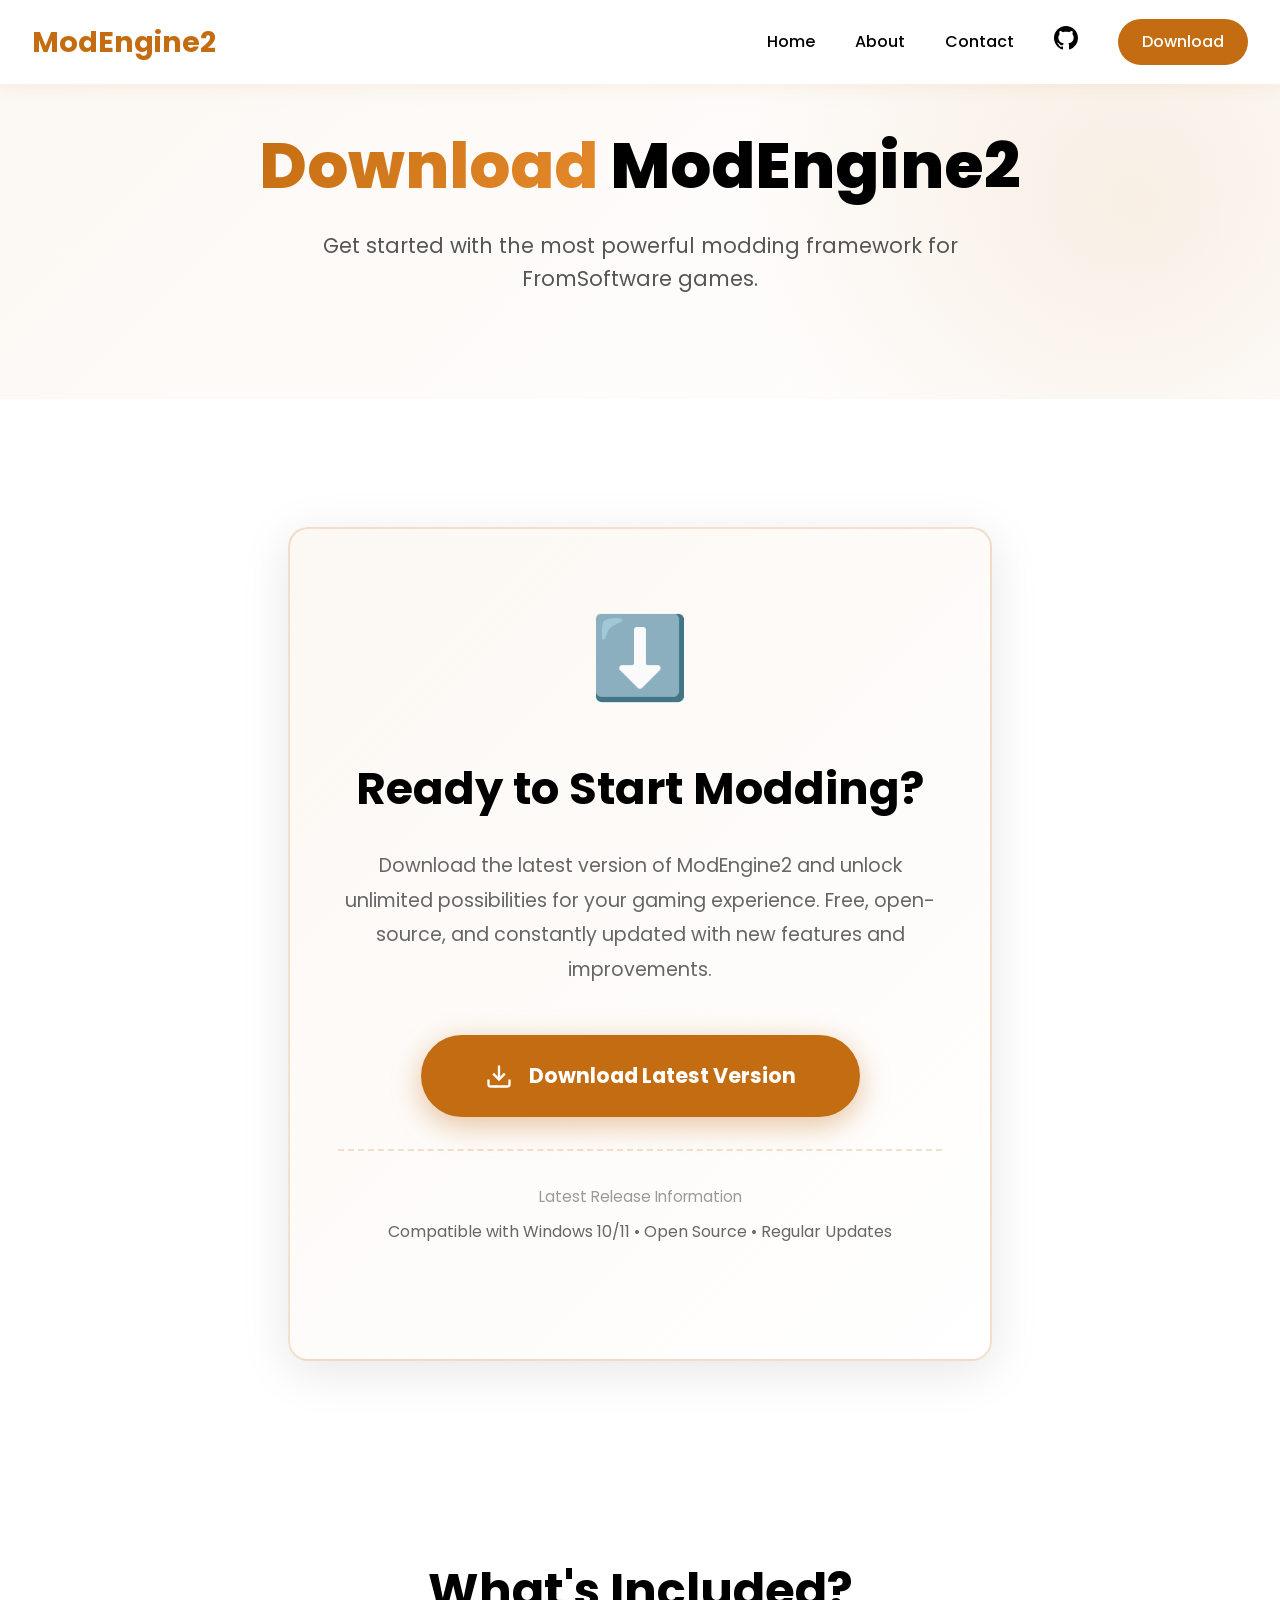
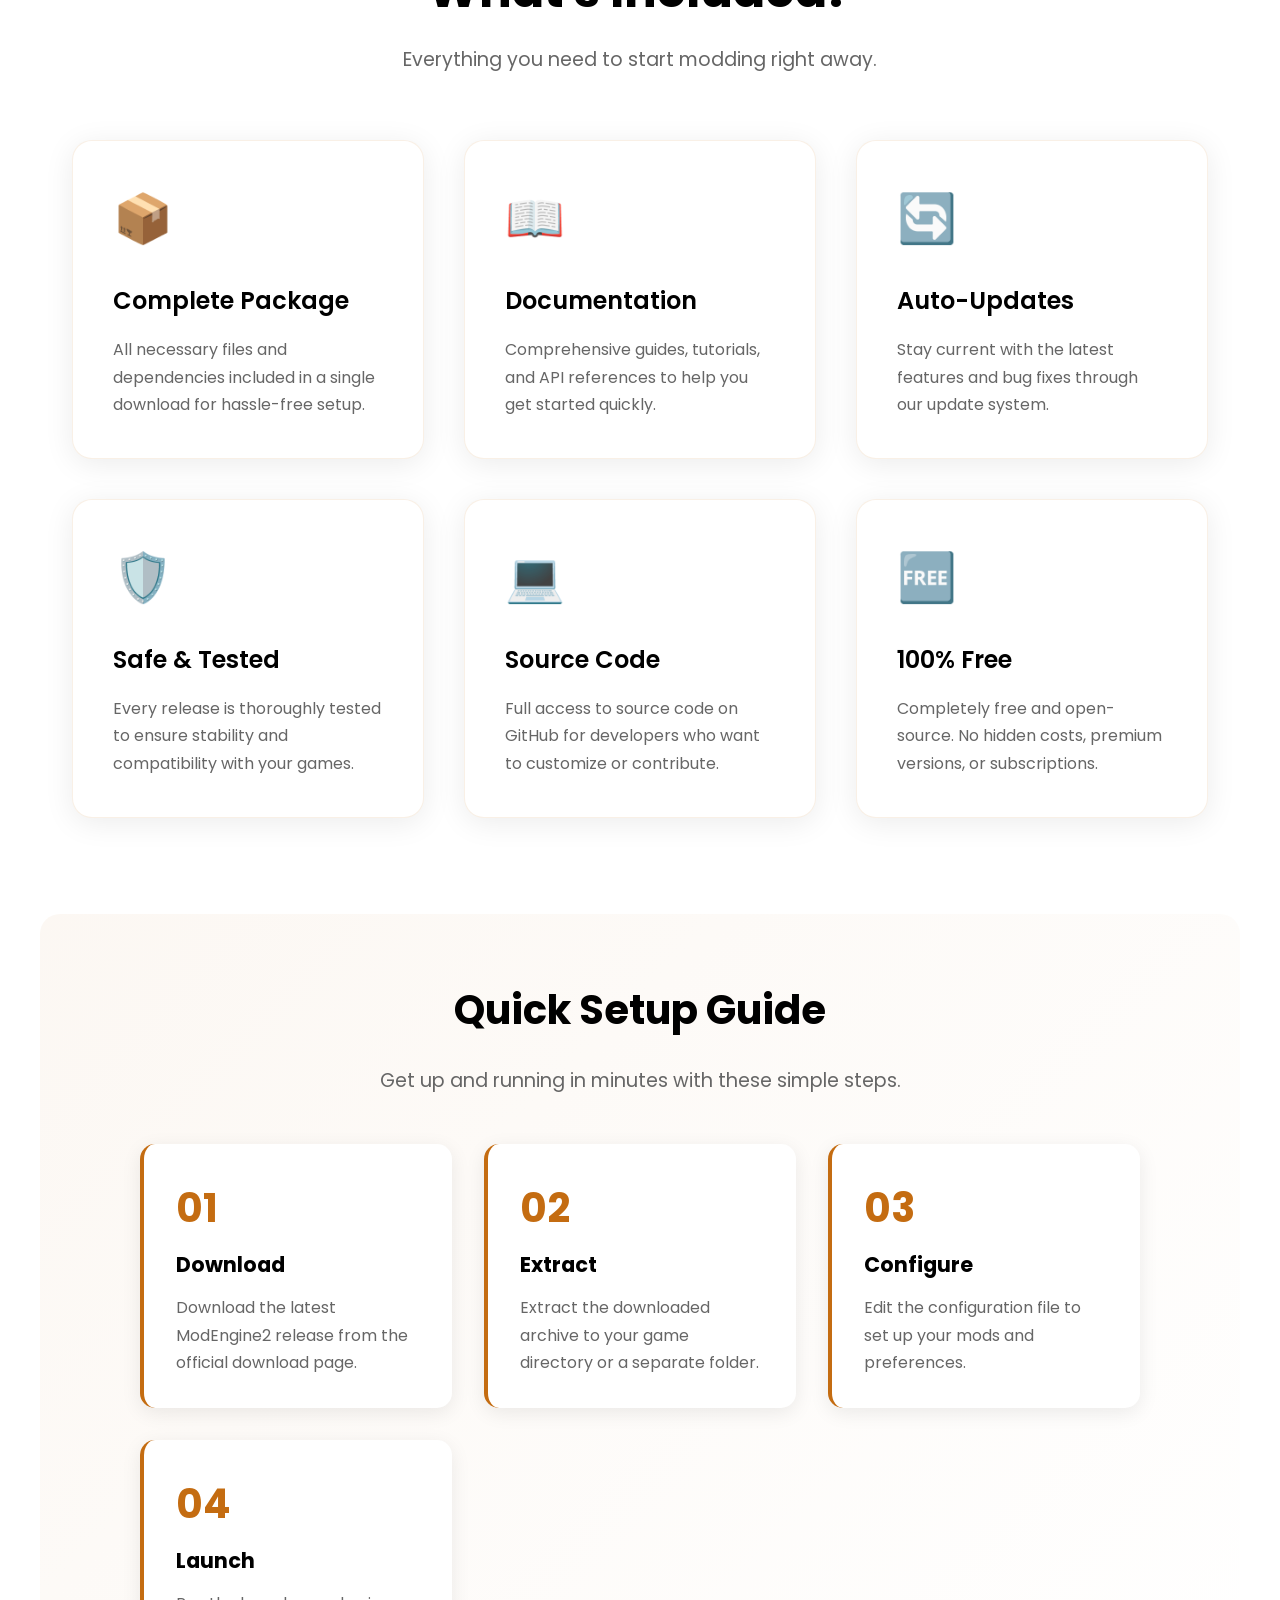
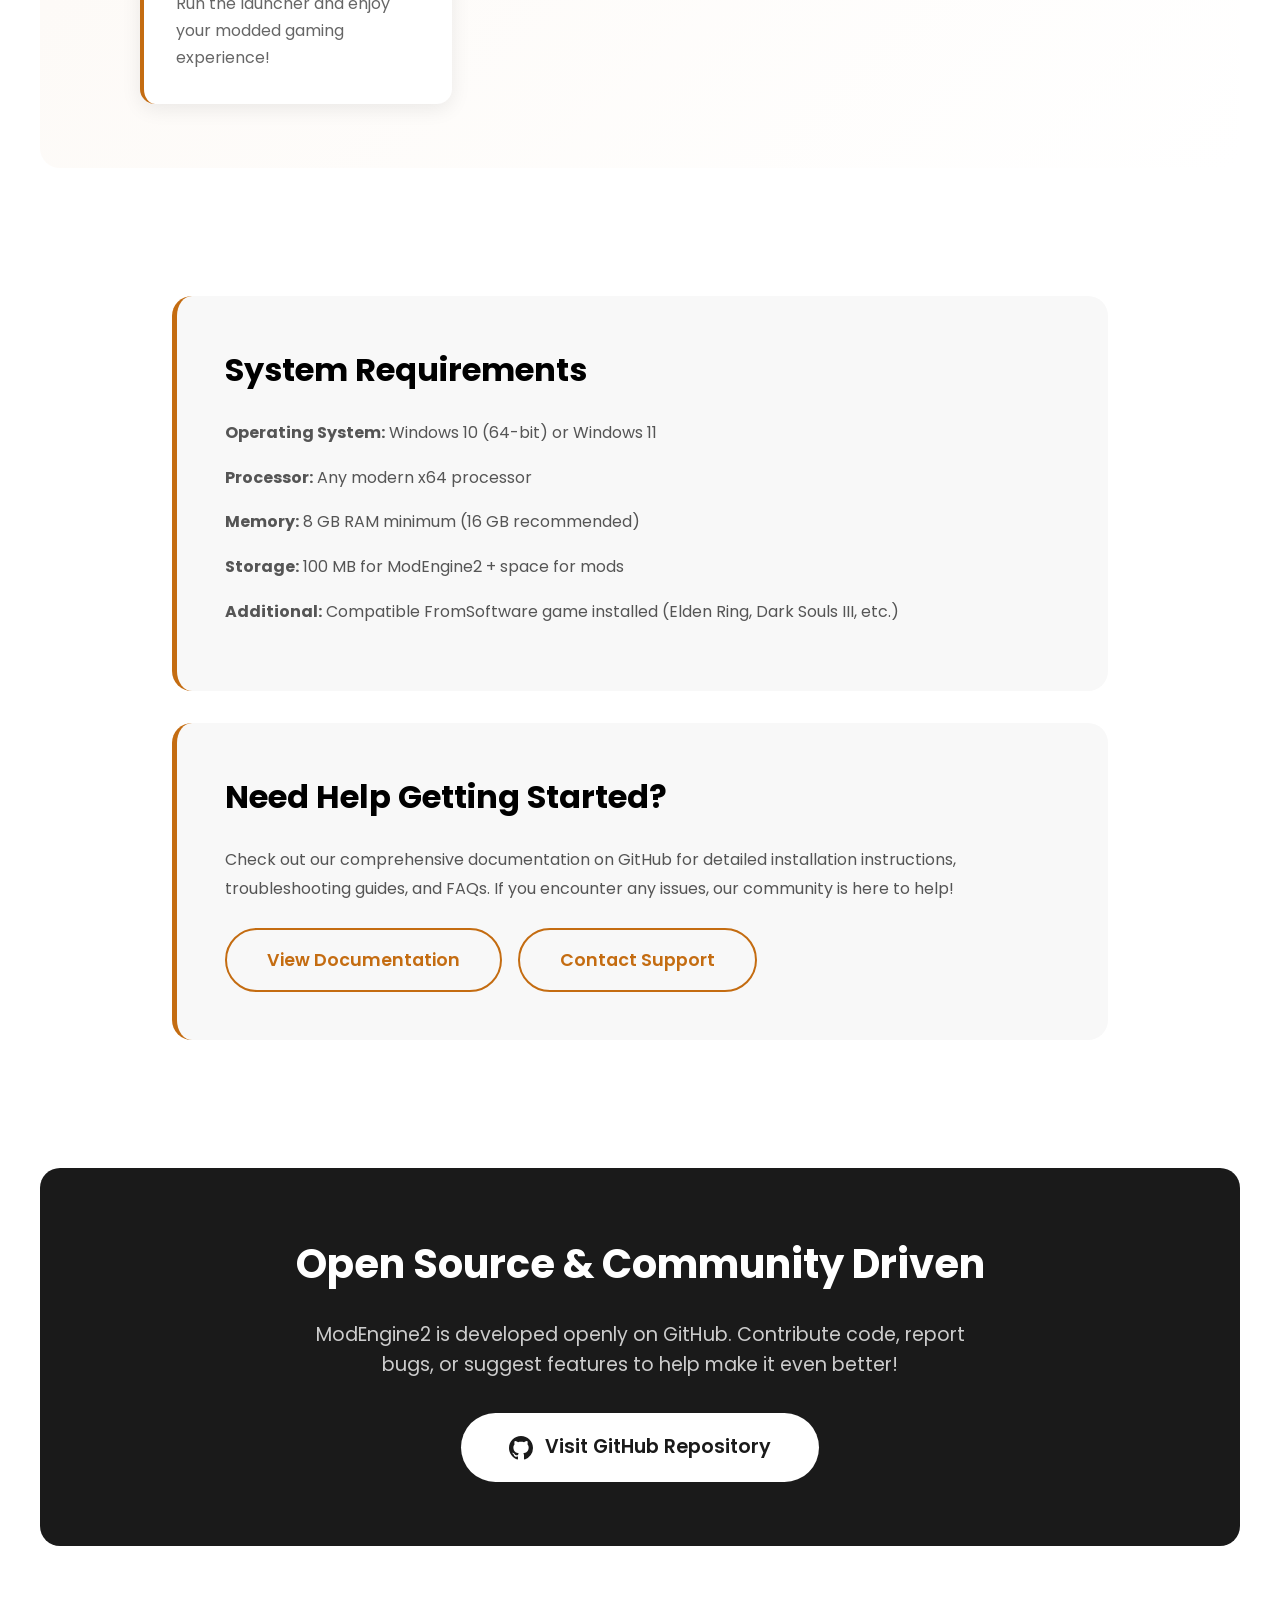
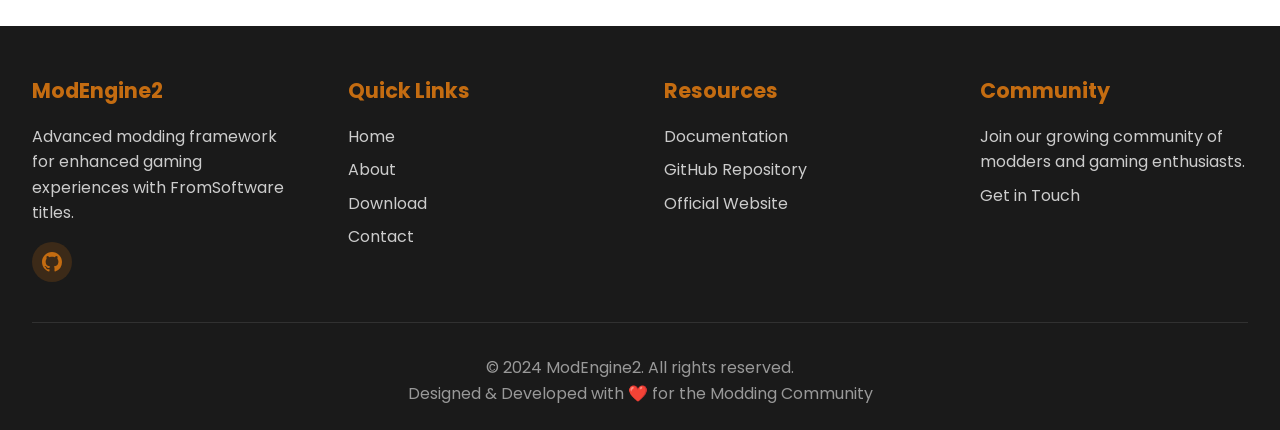
<file: download.html>
<!DOCTYPE html>
<html lang="en">
<head>
    <meta charset="UTF-8">
    <meta name="viewport" content="width=device-width, initial-scale=1.0">
    <meta name="description" content="Download ModEngine2 - The most advanced modding framework for FromSoftware games. Free, open-source, and powerful.">
    <title>Download - ModEngine2</title>
    <link rel="stylesheet" href="style.css">
    <link rel="preconnect" href="https://fonts.googleapis.com">
    <link rel="preconnect" href="https://fonts.gstatic.com" crossorigin>
    <link href="https://fonts.googleapis.com/css2?family=Poppins:wght@300;400;500;600;700;800&display=swap" rel="stylesheet">
</head>
<body>
    <header>
        <nav>
            <a href="index.html" class="logo">ModEngine2</a>
            <ul class="nav-links">
                <li><a href="index.html">Home</a></li>
                <li><a href="about.html">About</a></li>
                <li><a href="contact.html">Contact</a></li>
                <li><a href="https://github.com/open-ssh/ModEngine2" target="_blank" class="github-icon" aria-label="GitHub">
                    <svg width="24" height="24" viewBox="0 0 24 24" fill="currentColor">
                        <path d="M12 0C5.37 0 0 5.37 0 12c0 5.31 3.435 9.795 8.205 11.385.6.105.825-.255.825-.57 0-.285-.015-1.23-.015-2.235-3.015.555-3.795-.735-4.035-1.41-.135-.345-.72-1.41-1.23-1.695-.42-.225-1.02-.78-.015-.795.945-.015 1.62.87 1.845 1.23 1.08 1.815 2.805 1.305 3.495.99.105-.78.42-1.305.765-1.605-2.67-.3-5.46-1.335-5.46-5.925 0-1.305.465-2.385 1.23-3.225-.12-.3-.54-1.53.12-3.18 0 0 1.005-.315 3.3 1.23.96-.27 1.98-.405 3-.405s2.04.135 3 .405c2.295-1.56 3.3-1.23 3.3-1.23.66 1.65.24 2.88.12 3.18.765.84 1.23 1.905 1.23 3.225 0 4.605-2.805 5.625-5.475 5.925.435.375.81 1.095.81 2.22 0 1.605-.015 2.895-.015 3.3 0 .315.225.69.825.57A12.02 12.02 0 0 0 24 12c0-6.63-5.37-12-12-12z"/>
                    </svg>
                </a></li>
                <li><a href="download.html" class="btn-download">Download</a></li>
            </ul>
            <button class="mobile-menu-toggle" aria-label="Toggle menu">☰</button>
        </nav>
    </header>

    <main>
        <section class="hero" style="min-height: 40vh;">
            <div class="hero-content">
                <h1><span>Download</span> ModEngine2</h1>
                <p>Get started with the most powerful modding framework for FromSoftware games.</p>
            </div>
        </section>

        <section style="padding: 5rem 2rem;">
            <div class="download-container">
                <div class="download-box">
                    <div class="download-icon">⬇️</div>
                    <h1>Ready to Start Modding?</h1>
                    <p>Download the latest version of ModEngine2 and unlock unlimited possibilities for your gaming experience. Free, open-source, and constantly updated with new features and improvements.</p>
                    
                    <a href="https://modengine2.com/download/" target="_blank" class="download-button">
                        <svg width="28" height="28" viewBox="0 0 24 24" fill="none" stroke="currentColor" stroke-width="2">
                            <path d="M21 15v4a2 2 0 0 1-2 2H5a2 2 0 0 1-2-2v-4"></path>
                            <polyline points="7 10 12 15 17 10"></polyline>
                            <line x1="12" y1="15" x2="12" y2="3"></line>
                        </svg>
                        <span>Download Latest Version</span>
                    </a>

                    <div style="margin-top: 2rem; padding-top: 2rem; border-top: 2px dashed rgba(196, 108, 17, 0.2);">
                        <p style="font-size: 0.95rem; color: #999; margin-bottom: 0.5rem;">Latest Release Information</p>
                        <p style="font-size: 1rem; color: #666;">Compatible with Windows 10/11 • Open Source • Regular Updates</p>
                    </div>
                </div>
            </div>
        </section>

        <section style="padding: 4rem 2rem; max-width: 1200px; margin: 0 auto;">
            <div class="section-header">
                <h2>What's Included?</h2>
                <p>Everything you need to start modding right away.</p>
            </div>
            <div class="features-grid">
                <div class="feature-card">
                    <div class="feature-icon">📦</div>
                    <h3>Complete Package</h3>
                    <p>All necessary files and dependencies included in a single download for hassle-free setup.</p>
                </div>
                <div class="feature-card">
                    <div class="feature-icon">📖</div>
                    <h3>Documentation</h3>
                    <p>Comprehensive guides, tutorials, and API references to help you get started quickly.</p>
                </div>
                <div class="feature-card">
                    <div class="feature-icon">🔄</div>
                    <h3>Auto-Updates</h3>
                    <p>Stay current with the latest features and bug fixes through our update system.</p>
                </div>
                <div class="feature-card">
                    <div class="feature-icon">🛡️</div>
                    <h3>Safe & Tested</h3>
                    <p>Every release is thoroughly tested to ensure stability and compatibility with your games.</p>
                </div>
                <div class="feature-card">
                    <div class="feature-icon">💻</div>
                    <h3>Source Code</h3>
                    <p>Full access to source code on GitHub for developers who want to customize or contribute.</p>
                </div>
                <div class="feature-card">
                    <div class="feature-icon">🆓</div>
                    <h3>100% Free</h3>
                    <p>Completely free and open-source. No hidden costs, premium versions, or subscriptions.</p>
                </div>
            </div>
        </section>

        <section style="background: linear-gradient(135deg, rgba(196, 108, 17, 0.05) 0%, rgba(255, 255, 255, 1) 100%); padding: 4rem 2rem; border-radius: 20px; margin: 2rem auto; max-width: 1200px;">
            <div style="text-align: center;">
                <h2 style="font-size: 2.5rem; margin-bottom: 1.5rem; color: #000;">Quick Setup Guide</h2>
                <p style="font-size: 1.2rem; color: #666; margin-bottom: 3rem;">Get up and running in minutes with these simple steps.</p>
                <div style="display: grid; grid-template-columns: repeat(auto-fit, minmax(250px, 1fr)); gap: 2rem; text-align: left; max-width: 1000px; margin: 0 auto;">
                    <div style="background: white; padding: 2rem; border-radius: 15px; box-shadow: 0 5px 20px rgba(0,0,0,0.08); border-left: 4px solid #C46C11;">
                        <div style="font-size: 2.5rem; color: #C46C11; font-weight: 700; margin-bottom: 0.5rem;">01</div>
                        <h3 style="color: #000; margin-bottom: 0.8rem; font-size: 1.3rem;">Download</h3>
                        <p style="color: #666; line-height: 1.7;">Download the latest ModEngine2 release from the official download page.</p>
                    </div>
                    <div style="background: white; padding: 2rem; border-radius: 15px; box-shadow: 0 5px 20px rgba(0,0,0,0.08); border-left: 4px solid #C46C11;">
                        <div style="font-size: 2.5rem; color: #C46C11; font-weight: 700; margin-bottom: 0.5rem;">02</div>
                        <h3 style="color: #000; margin-bottom: 0.8rem; font-size: 1.3rem;">Extract</h3>
                        <p style="color: #666; line-height: 1.7;">Extract the downloaded archive to your game directory or a separate folder.</p>
                    </div>
                    <div style="background: white; padding: 2rem; border-radius: 15px; box-shadow: 0 5px 20px rgba(0,0,0,0.08); border-left: 4px solid #C46C11;">
                        <div style="font-size: 2.5rem; color: #C46C11; font-weight: 700; margin-bottom: 0.5rem;">03</div>
                        <h3 style="color: #000; margin-bottom: 0.8rem; font-size: 1.3rem;">Configure</h3>
                        <p style="color: #666; line-height: 1.7;">Edit the configuration file to set up your mods and preferences.</p>
                    </div>
                    <div style="background: white; padding: 2rem; border-radius: 15px; box-shadow: 0 5px 20px rgba(0,0,0,0.08); border-left: 4px solid #C46C11;">
                        <div style="font-size: 2.5rem; color: #C46C11; font-weight: 700; margin-bottom: 0.5rem;">04</div>
                        <h3 style="color: #000; margin-bottom: 0.8rem; font-size: 1.3rem;">Launch</h3>
                        <p style="color: #666; line-height: 1.7;">Run the launcher and enjoy your modded gaming experience!</p>
                    </div>
                </div>
            </div>
        </section>

        <section style="padding: 4rem 2rem; max-width: 1000px; margin: 0 auto;">
            <div class="content-box">
                <h3>System Requirements</h3>
                <p><strong>Operating System:</strong> Windows 10 (64-bit) or Windows 11</p>
                <p><strong>Processor:</strong> Any modern x64 processor</p>
                <p><strong>Memory:</strong> 8 GB RAM minimum (16 GB recommended)</p>
                <p><strong>Storage:</strong> 100 MB for ModEngine2 + space for mods</p>
                <p><strong>Additional:</strong> Compatible FromSoftware game installed (Elden Ring, Dark Souls III, etc.)</p>
            </div>

            <div class="content-box">
                <h3>Need Help Getting Started?</h3>
                <p>Check out our comprehensive documentation on GitHub for detailed installation instructions, troubleshooting guides, and FAQs. If you encounter any issues, our community is here to help!</p>
                <div style="display: flex; gap: 1rem; margin-top: 1.5rem; flex-wrap: wrap;">
                    <a href="https://github.com/open-ssh/ModEngine2" target="_blank" class="btn-secondary">View Documentation</a>
                    <a href="contact.html" class="btn-secondary">Contact Support</a>
                </div>
            </div>
        </section>

        <section style="text-align: center; padding: 4rem 2rem; background: #1A1A1A; border-radius: 20px; margin: 2rem auto; max-width: 1200px; color: white;">
            <h2 style="font-size: 2.5rem; margin-bottom: 1.5rem;">Open Source & Community Driven</h2>
            <p style="font-size: 1.2rem; margin-bottom: 2rem; max-width: 700px; margin-left: auto; margin-right: auto; color: #ccc;">ModEngine2 is developed openly on GitHub. Contribute code, report bugs, or suggest features to help make it even better!</p>
            <a href="https://github.com/open-ssh/ModEngine2" target="_blank" style="display: inline-flex; align-items: center; gap: 0.8rem; padding: 1.2rem 3rem; background: white; color: #1A1A1A; text-decoration: none; border-radius: 50px; font-size: 1.2rem; font-weight: 600; transition: all 0.3s ease;">
                <svg width="24" height="24" viewBox="0 0 24 24" fill="currentColor">
                    <path d="M12 0C5.37 0 0 5.37 0 12c0 5.31 3.435 9.795 8.205 11.385.6.105.825-.255.825-.57 0-.285-.015-1.23-.015-2.235-3.015.555-3.795-.735-4.035-1.41-.135-.345-.72-1.41-1.23-1.695-.42-.225-1.02-.78-.015-.795.945-.015 1.62.87 1.845 1.23 1.08 1.815 2.805 1.305 3.495.99.105-.78.42-1.305.765-1.605-2.67-.3-5.46-1.335-5.46-5.925 0-1.305.465-2.385 1.23-3.225-.12-.3-.54-1.53.12-3.18 0 0 1.005-.315 3.3 1.23.96-.27 1.98-.405 3-.405s2.04.135 3 .405c2.295-1.56 3.3-1.23 3.3-1.23.66 1.65.24 2.88.12 3.18.765.84 1.23 1.905 1.23 3.225 0 4.605-2.805 5.625-5.475 5.925.435.375.81 1.095.81 2.22 0 1.605-.015 2.895-.015 3.3 0 .315.225.69.825.57A12.02 12.02 0 0 0 24 12c0-6.63-5.37-12-12-12z"/>
                </svg>
                <span>Visit GitHub Repository</span>
            </a>
        </section>
    </main>

    <footer>
        <div class="footer-content">
            <div class="footer-section">
                <h3>ModEngine2</h3>
                <p>Advanced modding framework for enhanced gaming experiences with FromSoftware titles.</p>
                <div class="social-links">
                    <a href="https://github.com/open-ssh/ModEngine2" target="_blank" aria-label="GitHub">
                        <svg width="20" height="20" viewBox="0 0 24 24" fill="currentColor">
                            <path d="M12 0C5.37 0 0 5.37 0 12c0 5.31 3.435 9.795 8.205 11.385.6.105.825-.255.825-.57 0-.285-.015-1.23-.015-2.235-3.015.555-3.795-.735-4.035-1.41-.135-.345-.72-1.41-1.23-1.695-.42-.225-1.02-.78-.015-.795.945-.015 1.62.87 1.845 1.23 1.08 1.815 2.805 1.305 3.495.99.105-.78.42-1.305.765-1.605-2.67-.3-5.46-1.335-5.46-5.925 0-1.305.465-2.385 1.23-3.225-.12-.3-.54-1.53.12-3.18 0 0 1.005-.315 3.3 1.23.96-.27 1.98-.405 3-.405s2.04.135 3 .405c2.295-1.56 3.3-1.23 3.3-1.23.66 1.65.24 2.88.12 3.18.765.84 1.23 1.905 1.23 3.225 0 4.605-2.805 5.625-5.475 5.925.435.375.81 1.095.81 2.22 0 1.605-.015 2.895-.015 3.3 0 .315.225.69.825.57A12.02 12.02 0 0 0 24 12c0-6.63-5.37-12-12-12z"/>
                        </svg>
                    </a>
                </div>
            </div>
            <div class="footer-section">
                <h3>Quick Links</h3>
                <a href="index.html">Home</a>
                <a href="about.html">About</a>
                <a href="download.html">Download</a>
                <a href="contact.html">Contact</a>
            </div>
            <div class="footer-section">
                <h3>Resources</h3>
                <a href="https://github.com/open-ssh/ModEngine2" target="_blank">Documentation</a>
                <a href="https://github.com/open-ssh/ModEngine2" target="_blank">GitHub Repository</a>
                <a href="https://modengine2.com/" target="_blank">Official Website</a>
            </div>
            <div class="footer-section">
                <h3>Community</h3>
                <p>Join our growing community of modders and gaming enthusiasts.</p>
                <a href="contact.html">Get in Touch</a>
            </div>
        </div>
        <div class="footer-bottom">
            <p>&copy; 2024 ModEngine2. All rights reserved.</p>
            <p>Designed & Developed with ❤️ for the Modding Community</p>
        </div>
    </footer>

    <script src="script.js"></script>
</body>
</html>
</file>
<file: style.css>
/* Reset and Base Styles */
* {
    margin: 0;
    padding: 0;
    box-sizing: border-box;
}

:root {
    --primary-color: #C46C11;
    --secondary-color: #FFFFFF;
    --accent-color: #C46C11;
    --text-color: #000000;
    --bg-light: #F8F8F8;
    --bg-dark: #1A1A1A;
    --transition: all 0.3s cubic-bezier(0.4, 0, 0.2, 1);
}

html {
    scroll-behavior: smooth;
}

body {
    font-family: 'Poppins', 'Inter', 'Roboto', sans-serif;
    color: var(--text-color);
    background-color: var(--secondary-color);
    line-height: 1.6;
    overflow-x: hidden;
}

/* Navigation */
header {
    position: fixed;
    top: 0;
    left: 0;
    right: 0;
    background: rgba(255, 255, 255, 0.98);
    backdrop-filter: blur(10px);
    box-shadow: 0 2px 20px rgba(196, 108, 17, 0.1);
    z-index: 1000;
    transition: var(--transition);
}

nav {
    max-width: 1400px;
    margin: 0 auto;
    padding: 1.2rem 2rem;
    display: flex;
    justify-content: space-between;
    align-items: center;
}

.logo {
    font-size: 1.8rem;
    font-weight: 700;
    color: var(--primary-color);
    text-decoration: none;
    transition: var(--transition);
}

.logo:hover {
    transform: scale(1.05);
}

.nav-links {
    display: flex;
    list-style: none;
    gap: 2.5rem;
    align-items: center;
}

.nav-links a {
    text-decoration: none;
    color: var(--text-color);
    font-weight: 500;
    transition: var(--transition);
    position: relative;
}

.nav-links a::after {
    content: '';
    position: absolute;
    bottom: -5px;
    left: 0;
    width: 0;
    height: 2px;
    background: var(--primary-color);
    transition: var(--transition);
}

.nav-links a:hover::after {
    width: 100%;
}

.nav-links a:hover {
    color: var(--primary-color);
}

.nav-links .btn-download {
    background: var(--primary-color);
    color: white;
    padding: 0.7rem 1.5rem;
    border-radius: 50px;
    transition: var(--transition);
}

.nav-links .btn-download:hover {
    background: #A15809;
    transform: translateY(-2px);
    box-shadow: 0 5px 15px rgba(196, 108, 17, 0.3);
}

.nav-links .btn-download::after {
    display: none;
}

.github-icon {
    font-size: 1.5rem;
    color: var(--text-color);
    transition: var(--transition);
}

.github-icon:hover {
    color: var(--primary-color);
    transform: scale(1.1);
}

.mobile-menu-toggle {
    display: none;
    background: none;
    border: none;
    font-size: 1.8rem;
    color: var(--text-color);
    cursor: pointer;
}

/* Hero Section */
.hero {
    min-height: 100vh;
    display: flex;
    align-items: center;
    justify-content: center;
    background: linear-gradient(135deg, rgba(196, 108, 17, 0.05) 0%, rgba(255, 255, 255, 1) 100%);
    padding: 8rem 2rem 4rem;
    position: relative;
    overflow: hidden;
}

.hero::before {
    content: '';
    position: absolute;
    top: -50%;
    right: -20%;
    width: 800px;
    height: 800px;
    background: radial-gradient(circle, rgba(196, 108, 17, 0.1) 0%, transparent 70%);
    border-radius: 50%;
    animation: float 20s ease-in-out infinite;
}

@keyframes float {
    0%, 100% { transform: translateY(0) scale(1); }
    50% { transform: translateY(-50px) scale(1.1); }
}

.hero-content {
    max-width: 1200px;
    text-align: center;
    z-index: 2;
    animation: fadeInUp 1s ease;
}

@keyframes fadeInUp {
    from {
        opacity: 0;
        transform: translateY(30px);
    }
    to {
        opacity: 1;
        transform: translateY(0);
    }
}

.hero h1 {
    font-size: 4rem;
    font-weight: 800;
    color: var(--text-color);
    margin-bottom: 1.5rem;
    line-height: 1.2;
}

.hero h1 span {
    color: var(--primary-color);
    background: linear-gradient(135deg, #C46C11 0%, #E68B2C 100%);
    -webkit-background-clip: text;
    -webkit-text-fill-color: transparent;
    background-clip: text;
}

.hero p {
    font-size: 1.3rem;
    color: #555;
    margin-bottom: 2.5rem;
    max-width: 700px;
    margin-left: auto;
    margin-right: auto;
}

.hero-buttons {
    display: flex;
    gap: 1.5rem;
    justify-content: center;
    flex-wrap: wrap;
}

.btn-primary, .btn-secondary {
    padding: 1rem 2.5rem;
    border-radius: 50px;
    text-decoration: none;
    font-weight: 600;
    transition: var(--transition);
    font-size: 1.1rem;
    display: inline-flex;
    align-items: center;
    gap: 0.5rem;
}

.btn-primary {
    background: var(--primary-color);
    color: white;
    box-shadow: 0 5px 20px rgba(196, 108, 17, 0.3);
}

.btn-primary:hover {
    background: #A15809;
    transform: translateY(-3px);
    box-shadow: 0 8px 25px rgba(196, 108, 17, 0.4);
}

.btn-secondary {
    background: transparent;
    color: var(--primary-color);
    border: 2px solid var(--primary-color);
}

.btn-secondary:hover {
    background: var(--primary-color);
    color: white;
    transform: translateY(-3px);
}

/* Content Sections */
section {
    padding: 5rem 2rem;
    max-width: 1400px;
    margin: 0 auto;
}

.section-header {
    text-align: center;
    margin-bottom: 4rem;
}

.section-header h2 {
    font-size: 3rem;
    font-weight: 700;
    color: var(--text-color);
    margin-bottom: 1rem;
}

.section-header p {
    font-size: 1.2rem;
    color: #666;
    max-width: 700px;
    margin: 0 auto;
}

/* Features Grid */
.features-grid {
    display: grid;
    grid-template-columns: repeat(auto-fit, minmax(300px, 1fr));
    gap: 2.5rem;
    margin-top: 3rem;
}

.feature-card {
    background: white;
    padding: 2.5rem;
    border-radius: 20px;
    box-shadow: 0 5px 30px rgba(0, 0, 0, 0.08);
    transition: var(--transition);
    border: 1px solid rgba(196, 108, 17, 0.1);
}

.feature-card:hover {
    transform: translateY(-10px);
    box-shadow: 0 10px 40px rgba(196, 108, 17, 0.15);
}

.feature-icon {
    font-size: 3rem;
    color: var(--primary-color);
    margin-bottom: 1.5rem;
}

.feature-card h3 {
    font-size: 1.5rem;
    font-weight: 600;
    color: var(--text-color);
    margin-bottom: 1rem;
}

.feature-card p {
    color: #666;
    line-height: 1.7;
}

/* Content Box */
.content-box {
    background: var(--bg-light);
    padding: 3rem;
    border-radius: 20px;
    border-left: 5px solid var(--primary-color);
    margin: 2rem 0;
}

.content-box h3 {
    font-size: 2rem;
    color: var(--text-color);
    margin-bottom: 1.5rem;
}

.content-box p {
    color: #555;
    line-height: 1.8;
    margin-bottom: 1rem;
}

.content-box a {
    color: var(--primary-color);
    text-decoration: none;
    font-weight: 600;
    transition: var(--transition);
}

.content-box a:hover {
    text-decoration: underline;
}

/* Contact Form Container */
.contact-container {
    max-width: 700px;
    margin: 0 auto;
    text-align: center;
    background: white;
    padding: 4rem 3rem;
    border-radius: 20px;
    box-shadow: 0 10px 50px rgba(0, 0, 0, 0.1);
}

.contact-container h1 {
    font-size: 2.5rem;
    color: var(--text-color);
    margin-bottom: 1.5rem;
}

.contact-container p {
    font-size: 1.2rem;
    color: #666;
    margin-bottom: 3rem;
}

.form-button {
    display: inline-flex;
    align-items: center;
    gap: 0.8rem;
    padding: 1.2rem 3rem;
    background: var(--primary-color);
    color: white;
    text-decoration: none;
    border-radius: 50px;
    font-size: 1.2rem;
    font-weight: 600;
    transition: var(--transition);
    box-shadow: 0 5px 25px rgba(196, 108, 17, 0.3);
}

.form-button:hover {
    background: #A15809;
    transform: translateY(-3px);
    box-shadow: 0 8px 30px rgba(196, 108, 17, 0.4);
}

/* Download Page */
.download-container {
    max-width: 800px;
    margin: 0 auto;
    text-align: center;
    padding: 3rem;
}

.download-box {
    background: linear-gradient(135deg, rgba(196, 108, 17, 0.05) 0%, white 100%);
    padding: 4rem 3rem;
    border-radius: 20px;
    box-shadow: 0 10px 50px rgba(0, 0, 0, 0.1);
    border: 2px solid rgba(196, 108, 17, 0.2);
}

.download-icon {
    font-size: 5rem;
    color: var(--primary-color);
    margin-bottom: 2rem;
}

.download-box h1 {
    font-size: 2.8rem;
    color: var(--text-color);
    margin-bottom: 1.5rem;
}

.download-box p {
    font-size: 1.2rem;
    color: #666;
    margin-bottom: 3rem;
    line-height: 1.8;
}

.download-button {
    display: inline-flex;
    align-items: center;
    gap: 1rem;
    padding: 1.5rem 4rem;
    background: var(--primary-color);
    color: white;
    text-decoration: none;
    border-radius: 50px;
    font-size: 1.3rem;
    font-weight: 700;
    transition: var(--transition);
    box-shadow: 0 8px 30px rgba(196, 108, 17, 0.4);
}

.download-button:hover {
    background: #A15809;
    transform: translateY(-5px);
    box-shadow: 0 12px 40px rgba(196, 108, 17, 0.5);
}

/* Footer */
footer {
    background: var(--bg-dark);
    color: white;
    padding: 3rem 2rem 1.5rem;
    margin-top: 5rem;
}

.footer-content {
    max-width: 1400px;
    margin: 0 auto;
    display: grid;
    grid-template-columns: repeat(auto-fit, minmax(250px, 1fr));
    gap: 3rem;
    margin-bottom: 2rem;
}

.footer-section h3 {
    color: var(--primary-color);
    margin-bottom: 1rem;
    font-size: 1.3rem;
}

.footer-section p, .footer-section a {
    color: #ccc;
    text-decoration: none;
    display: block;
    margin-bottom: 0.5rem;
    transition: var(--transition);
}

.footer-section a:hover {
    color: var(--primary-color);
}

.social-links {
    display: flex;
    gap: 1rem;
    margin-top: 1rem;
}

.social-links a {
    display: inline-block;
    width: 40px;
    height: 40px;
    background: rgba(196, 108, 17, 0.2);
    border-radius: 50%;
    display: flex;
    align-items: center;
    justify-content: center;
    color: var(--primary-color);
    transition: var(--transition);
}

.social-links a:hover {
    background: var(--primary-color);
    color: white;
    transform: translateY(-3px);
}

.footer-bottom {
    text-align: center;
    padding-top: 2rem;
    border-top: 1px solid rgba(255, 255, 255, 0.1);
    color: #999;
}

/* Responsive Design */
@media (max-width: 768px) {
    .mobile-menu-toggle {
        display: block;
    }

    .nav-links {
        position: fixed;
        top: 80px;
        left: -100%;
        width: 100%;
        height: calc(100vh - 80px);
        background: white;
        flex-direction: column;
        padding: 2rem;
        transition: var(--transition);
        box-shadow: 0 10px 30px rgba(0, 0, 0, 0.2);
    }

    .nav-links.active {
        left: 0;
    }

    .hero h1 {
        font-size: 2.5rem;
    }

    .hero p {
        font-size: 1.1rem;
    }

    .section-header h2 {
        font-size: 2rem;
    }

    .features-grid {
        grid-template-columns: 1fr;
    }

    .content-box {
        padding: 2rem;
    }

    .contact-container {
        padding: 2.5rem 1.5rem;
    }

    .download-box {
        padding: 2.5rem 1.5rem;
    }

    .footer-content {
        grid-template-columns: 1fr;
        text-align: center;
    }

    .social-links {
        justify-content: center;
    }
}

@media (max-width: 480px) {
    .hero h1 {
        font-size: 2rem;
    }

    .btn-primary, .btn-secondary {
        padding: 0.8rem 1.8rem;
        font-size: 1rem;
    }

    .download-button {
        padding: 1.2rem 2.5rem;
        font-size: 1.1rem;
    }

    .form-button {
        padding: 1rem 2rem;
        font-size: 1.1rem;
    }
}
</file>
